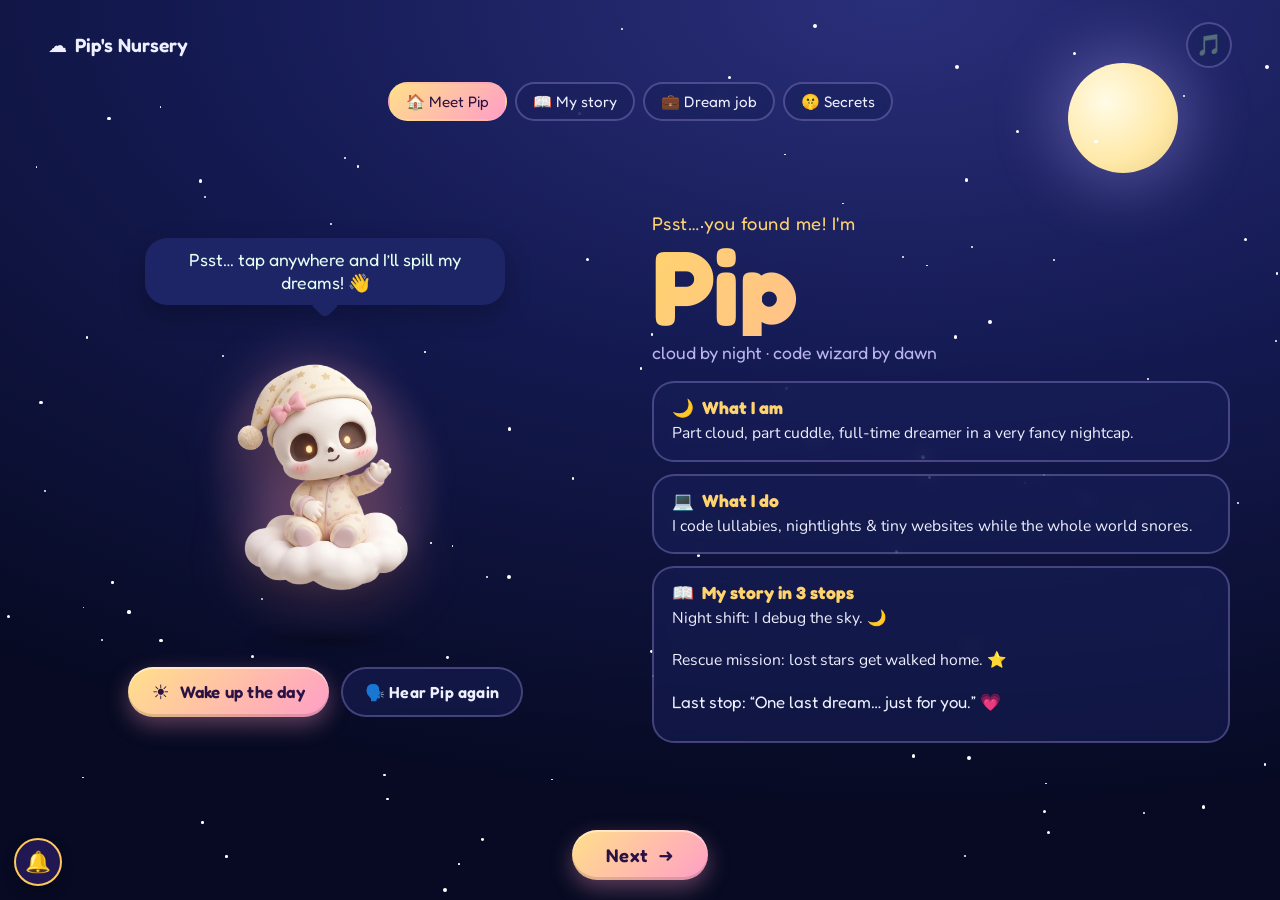
<file: index.html>
<!DOCTYPE html>
<html lang="en" data-theme="night">
<head>
  <meta charset="UTF-8" />
  <meta name="viewport" content="width=device-width, initial-scale=1, viewport-fit=cover" />

  <title>Pip the Dream Developer ✦ Baby's First Portfolio</title>

  <link rel="preconnect" href="https://fonts.googleapis.com" />
  <link rel="preconnect" href="https://fonts.gstatic.com" crossorigin />
  <link
    href="https://fonts.googleapis.com/css2?family=Fredoka:wght@400;500;600;700&family=Nunito:wght@400;600;700&display=swap"
    rel="stylesheet"
  />

  <link rel="stylesheet" href="./style.css" />

  <style>
    .eye,
    .wave-emoji { display: none !important; }

    /* Keep the game cards clickable */
    .game-list,
    .game-card,
    .arcade,
    .game-row {
      position: relative;
      z-index: 40;
      pointer-events: auto;
    }
  </style>
  <link rel="stylesheet" href="./immersion.css" />
  <script src="./immersion.js" defer></script>
</head>

<body>

  <!-- Background skies -->
  <div class="sky sky-night" aria-hidden="true"></div>
  <div class="sky sky-day" aria-hidden="true"></div>

  <div class="celestial" aria-hidden="true">
    <span class="orb"></span>
  </div>

  <div class="stars" id="stars" aria-hidden="true"></div>
  <canvas id="shower" aria-hidden="true"></canvas>


  <!-- ================= PAGE 1: INTRODUCTION ================= -->
  <main class="page page-intro active" id="page1">

    <header class="topbar">
      <div class="brand">☁️ <span>Pip's Nursery</span></div>

      <div class="top-actions">
        <button class="icon-btn" id="musicBtn" aria-pressed="true" aria-label="Mute music" title="Music on / off">
          <span class="ico-on">🎵</span>
          <span class="ico-off">🔇</span>
        </button>
      </div>
    </header>
    

    <!-- Quick navigation -->
    <nav class="navbar" aria-label="Quick navigation">
      <button class="nav-link active" data-nav="meet">🏠 Meet Pip</button>
      <button class="nav-link" data-nav="story">📖 My story</button>
      <button class="nav-link" data-nav="dream">💼 Dream job</button>
      <button class="nav-link" data-nav="secrets">🤫 Secrets</button>
    </nav>


    <section class="hero">

      <!-- Pip character stage -->
      <div class="stage">

        <div class="bubble" id="bubble" aria-live="polite">
          <span id="bubbleText">Psst… tap anywhere and I'll spill my dreams! 👋</span>
        </div>

        <div class="pip-wrap" id="pipWrap">
          <div class="halo" aria-hidden="true"></div>

          <div class="pip3d" id="pip3d">
            <div class="pip-body" id="pipBody">
              <img class="pip-img pip-night" src="./assests/pip.png" alt="Pip, your cloud companion" />
              <img class="pip-img pip-day" src="./assests/pip.png" alt="Pip, your cloud companion" />

              <span class="eye eye-l" aria-hidden="true"></span>
              <span class="eye eye-r" aria-hidden="true"></span>
              <span class="wave-emoji" aria-hidden="true">👋</span>
            </div>

            <div class="particles" id="particles" aria-hidden="true"></div>
          </div>

          <div class="ground-shadow" aria-hidden="true"></div>
        </div>


        <!-- Character controls -->
        <div class="stage-actions">
          <button class="btn btn-theme" id="themeBtn" aria-label="Switch between night and day">
            <span class="theme-ico">☀️</span>
            <span class="theme-label">Wake up the day</span>
          </button>

          <button class="btn btn-ghost" id="replayBtn" aria-label="Hear Pip's story again">
            🗣️ Hear Pip again
          </button>
        </div>

      </div>


      <!-- Introduction text -->
      <div class="copy">

        <p class="eyebrow">Psst… you found me! I'm</p>

        <h1 class="name">Pip</h1>

        <p class="role">cloud by night · code wizard by dawn</p>

        <div class="cards">

          <article class="card">
            <h2><span>🌙</span> What I am</h2>
            <p>Part cloud, part cuddle, full-time dreamer in a very fancy nightcap.</p>
          </article>

          <article class="card">
            <h2><span>💻</span> What I do</h2>
            <p>I code lullabies, nightlights &amp; tiny websites while the whole world snores.</p>
          </article>

          <article class="card card-story" id="storyCard">
            <h2><span>📖</span> My story in 3 stops</h2>
            <div class="story" id="story" aria-live="polite"></div>
          </article>

        </div>

      </div>

    </section>


    <footer class="bottom">
      <button class="btn btn-next" id="nextBtn">
        Next <span aria-hidden="true">➜</span>
      </button>
    </footer>

  </main>



  <!-- ================= PAGE 2: MENU + GAMES ================= -->
  <main class="page page-menu" id="page2" aria-hidden="true">

    <header class="topbar">
      <div class="brand">☁️ <span>Pip's Nursery</span></div>

      <div class="top-actions">
        <button class="icon-btn" id="menuBtn" aria-expanded="false" aria-controls="menuPanel" aria-label="Open menu">
          <span class="burger"><i></i><i></i><i></i></span>
        </button>
      </div>
    </header>

    <!-- Quick navigation -->
    <nav class="navbar" aria-label="Quick navigation">
      <button class="nav-link" data-nav="meet">🏠 Meet Pip</button>
      <button class="nav-link" data-nav="story">📖 My story</button>
      <button class="nav-link active" data-nav="dream">💼 Dream job</button>
      <button class="nav-link" data-nav="secrets">🤫 Secrets</button>
    </nav>


    <!-- Navigation menu -->
    <nav class="menu-panel" id="menuPanel" aria-label="Main menu">

      <button class="menu-link" data-go="home">🏠 Home <small>back to Pip</small></button>
      <button class="menu-link" data-soon="About Pip">🌙 About Pip</button>
      <button class="menu-link" data-soon="Projects">🛠️ Projects</button>
      <button class="menu-link" data-soon="Story">📖 Story</button>
      <button class="menu-link" data-soon="Guestbook">💌 Guestbook</button>

      <div class="menu-theme">
        <span>Theme</span>
        <div class="seg" role="group" aria-label="Theme">
          <button class="seg-btn" data-theme-set="night" aria-pressed="true">🌙 Night</button>
          <button class="seg-btn" data-theme-set="day" aria-pressed="false">☀️ Day</button>
        </div>
      </div>

    </nav>



    <!-- Dream job section -->
    <section class="menu-hero" id="dreamTop">

      <img class="mini-pip-static" src="./assests/2nd_page_pip.png" alt="Pip at work" />

      <h2>Pip's dream job 💼</h2>
      <p>What I get up to while you're snoring ✨</p>


      <!-- Two games in one box -->
      <div class="arcade">
        <h3 class="arcade-title">🕹️ Dreamland Arcade</h3>

        <a class="game-row" href="./games/lantern_game/index.html">
          <span class="game-ico">🏮</span>
          <strong>Lantern Lights Out</strong>
          <small>Light up the night with Pip</small>
        </a>

        <a class="game-row" href="./games/star_collection_game/index.html">
          <span class="game-ico">⭐</span>
          <strong>Starcatcher Rush</strong>
          <small>Catch every falling star</small>
        </a>
      </div>


      <div class="game-list">

        <!-- PROJECT 3: NIGHTLIGHT COLLECTION -->
        <a class="game-card" href="./games/nightlight_collection/index.html">
          <span class="game-ico">💡</span>
          <strong>Nightlight Collection</strong>
          <small>Tap glowing lamps and lanterns Pip designed</small>
        </a>

        <!-- PROJECT 4: DREAM DELIVERY ROUTES -->
        <a class="game-card" href="./games/dream_routes/index.html">
          <span class="game-ico">🗺️</span>
          <strong>Dream Delivery Routes</strong>
          <small>Plan Pip's rooftop route across town</small>
        </a>

        <!--lullaby lab-->

        <a class="game-card" href="games/lullaby_lab/index.html">
    <span class="game-ico">🎶</span>
    <strong>The Lullaby Lab</strong>
    <small>Wind the music box and hear Pip hum</small>
         </a>


         <!--easter egg-->

         <a class="game-card" href="games/secret_lullaby/index.html">
       <span class="game-ico">🥚</span>
  <strong>Pip's Secret Lullaby</strong>
  <small>Find the secret star and open the doors</small>
</a>

        

      </div>

    </section>


    <!-- Little secrets -->
    <section class="secrets" id="secrets">
      <h3>🤫 Little secrets about me</h3>
      <p class="secret-hint">swipe or scroll sideways ➜</p>

      <div class="secret-track">
        <article class="secret">
          <span class="secret-ico">👁️</span>
          <p>I sleep with one eye open. The blink? Totally a feature.</p>
        </article>
        <article class="secret">
          <span class="secret-ico">🍪</span>
          <p>I'm 90% cloud and 10% cookie crumbs.</p>
        </article>
        <article class="secret">
          <span class="secret-ico">🐛</span>
          <p>My favourite bug is the one that turned into a lullaby.</p>
        </article>
        <article class="secret">
          <span class="secret-ico">🐑</span>
          <p>I count stars instead of sheep… and always lose count at seven.</p>
        </article>
        <article class="secret">
          <span class="secret-ico">🔦</span>
          <p>I'm a tiny bit scared of the dark. That's why I carry a nightlight.</p>
        </article>
      </div>
    </section>

  </main>



  <!-- Notification toast -->
  <div class="toast" id="toast" role="status"></div>

  <!-- Main website JavaScript -->
  <script src="./script.js"></script>

  <!-- Pip blinking animation -->
  <script>
    const PIP_OPEN = "./assests/pip.png";
    const PIP_BLINK = "./assests/pip_blink_final.png";

    const blinkPreload = new Image();
    blinkPreload.src = PIP_BLINK;

    const allPipImages = document.querySelectorAll(".pip-img");

    function blinkPip() {
      allPipImages.forEach((img) => { img.src = PIP_BLINK; });
      setTimeout(() => {
        allPipImages.forEach((img) => { img.src = PIP_OPEN; });
      }, 180);
    }

    function scheduleBlink() {
      setTimeout(() => {
        blinkPip();
        scheduleBlink();
      }, 2500 + Math.random() * 2500);
    }

    scheduleBlink();
  </script>

</body>
</html>
</file>
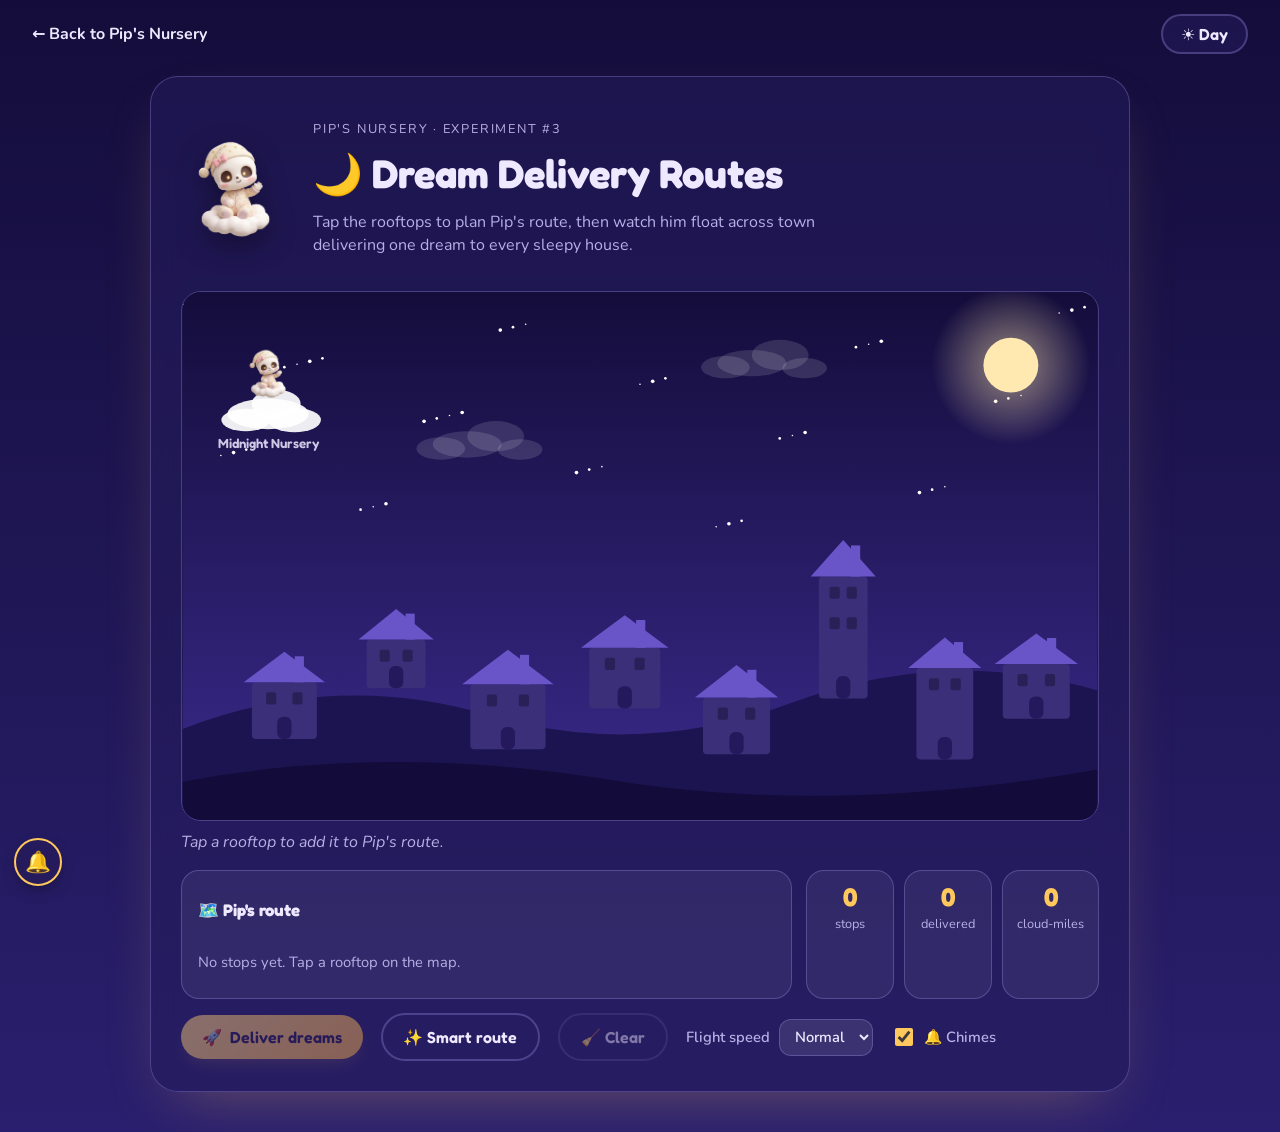
<file: dream_routes/index.html>
<!DOCTYPE html>
<html lang="en" data-theme="night">
<head>
    <link rel="stylesheet" href="../../immersion.css" />
<script src="../../immersion.js" defer></script>
  <meta charset="UTF-8" />
  <meta name="viewport" content="width=device-width, initial-scale=1" />
  <title>Dream Delivery Routes · Pip's Nursery</title>

  <link rel="preconnect" href="https://fonts.googleapis.com" />
  <link rel="preconnect" href="https://fonts.gstatic.com" crossorigin />
  <link href="https://fonts.googleapis.com/css2?family=Fredoka:wght@400;500;600;700&family=Nunito:wght@400;600;700&display=swap" rel="stylesheet" />

  <link rel="stylesheet" href="./style.css" />

  <!-- Page-level colors that the Dream Routes CSS expects from the main site -->
  <style>
    :root {
      --font-head: "Fredoka", system-ui, sans-serif;
      --font-body: "Nunito", system-ui, sans-serif;
    }
    html[data-theme="night"] {
      --text: #efe9ff; --muted: #b9afe6;
      --card: rgba(38, 28, 92, .55); --card-border: rgba(185, 164, 255, .28);
      --accent: #ffc85c; --accent-2: #b9a4ff; --glow: rgba(255, 200, 92, .35);
      --bubble-bg: #2e2266; --bubble-text: #fff3d6;
    }
    html[data-theme="day"] {
      --text: #3a2213; --muted: #7a5a40;
      --card: rgba(255, 255, 255, .6); --card-border: rgba(122, 46, 10, .25);
      --accent: #c2410c; --accent-2: #c2501c; --glow: rgba(194, 80, 28, .3);
      --bubble-bg: #fff3d6; --bubble-text: #3a2213;
    }
    * { box-sizing: border-box; }
    body {
      margin: 0; min-height: 100vh;
      font-family: var(--font-body); color: var(--text);
      background: linear-gradient(180deg, #140d3b, #2a1f6e);
      transition: background .6s;
    }
    html[data-theme="day"] body { background: linear-gradient(180deg, #ffe3b0, #ffc27a); }

    .dr-page-header {
      display: flex; justify-content: space-between; align-items: center;
      flex-wrap: wrap; gap: 12px; padding: 14px clamp(14px, 4vw, 32px);
    }
    .dr-back { color: var(--text); font-weight: 700; text-decoration: none; }
    .dr-back:hover { text-decoration: underline wavy; text-underline-offset: 6px; }
    .dr-theme-btn {
      font: 600 1rem var(--font-head); cursor: pointer; color: var(--text);
      background: var(--card); border: 2px solid var(--card-border);
      border-radius: 999px; padding: .5rem 1.1rem;
    }
    .dr-page-main { padding: 8px clamp(10px, 3vw, 24px) 40px; }
  </style>

  <script src="./script.js" defer></script>
</head>

<body>

  <header class="dr-page-header">
    <a class="dr-back" href="../../index.html">← Back to Pip's Nursery</a>
    <button class="dr-theme-btn" id="drThemeBtn" type="button">☀️ Day</button>
  </header>

  <main class="dr-page-main">

    <!-- ===================== DREAM DELIVERY ROUTES ===================== -->
    <section class="dream-routes" id="dreamRoutes" aria-labelledby="drTitle">

      <header class="dr-head">
        <div class="dr-pip" aria-hidden="true">
          <img class="dr-pip-img dr-pip-night" src="../../assests/pip.png" alt="" />
          <img class="dr-pip-img dr-pip-day" src="../../assests/pip.png" alt="" />
        </div>
        <div class="dr-head-text">
          <p class="dr-eyebrow">Pip's Nursery · Experiment #3</p>
          <h2 id="drTitle">🌙 Dream Delivery Routes</h2>
          <p class="dr-sub">Tap the rooftops to plan Pip's route, then watch him float across town delivering one dream to every sleepy house.</p>
        </div>
      </header>

      <div class="dr-wrap" id="drWrap">
        <svg id="drMap" class="dr-map" viewBox="0 0 900 520" role="group"
             aria-label="Rooftop map of the sleepy town. Choose rooftops to plan Pip's delivery route."></svg>
        <div class="dr-bubble" id="drBubble" role="status"></div>
      </div>
      <p class="dr-info" id="drInfo" aria-live="polite">Tap a rooftop to add it to Pip's route.</p>

      <div class="dr-panel">
        <div class="dr-route-box">
          <h3>🗺️ Pip's route</h3>
          <ol class="dr-list" id="drList"></ol>
          <p class="dr-empty" id="drEmpty">No stops yet. Tap a rooftop on the map.</p>
        </div>
        <div class="dr-stats" aria-live="polite">
          <div><b id="drStatStops">0</b><span>stops</span></div>
          <div><b id="drStatDone">0</b><span>delivered</span></div>
          <div><b id="drStatMiles">0</b><span>cloud-miles</span></div>
        </div>
      </div>

      <div class="dr-controls">
        <button class="dr-btn dr-go" id="drDeliver" type="button" aria-pressed="false">
          <span class="dr-go-ico" aria-hidden="true">🚀</span><span class="dr-go-label">Deliver dreams</span>
        </button>
        <button class="dr-btn dr-ghost" id="drSmart" type="button">✨ Smart route</button>
        <button class="dr-btn dr-ghost" id="drClear" type="button">🧹 Clear</button>

        <label class="dr-field">Flight speed
          <select id="drSpeed">
            <option value="cozy">Cozy</option>
            <option value="normal" selected>Normal</option>
            <option value="zoom">Zoom</option>
          </select>
        </label>
        <label class="dr-check"><input type="checkbox" id="drChime" checked /> 🔔 Chimes</label>
      </div>

    </section>
    <!-- ===================== /DREAM DELIVERY ROUTES ===================== -->

  </main>

  <script>
    // Day / night toggle (your Dream Routes script watches data-theme)
    (function () {
      var html = document.documentElement;
      var btn = document.getElementById("drThemeBtn");
      btn.addEventListener("click", function () {
        var toDay = html.getAttribute("data-theme") === "night";
        html.setAttribute("data-theme", toDay ? "day" : "night");
        btn.textContent = toDay ? "🌙 Night" : "☀️ Day";
      });
    })();
  </script>

</body>
</html>
</file>
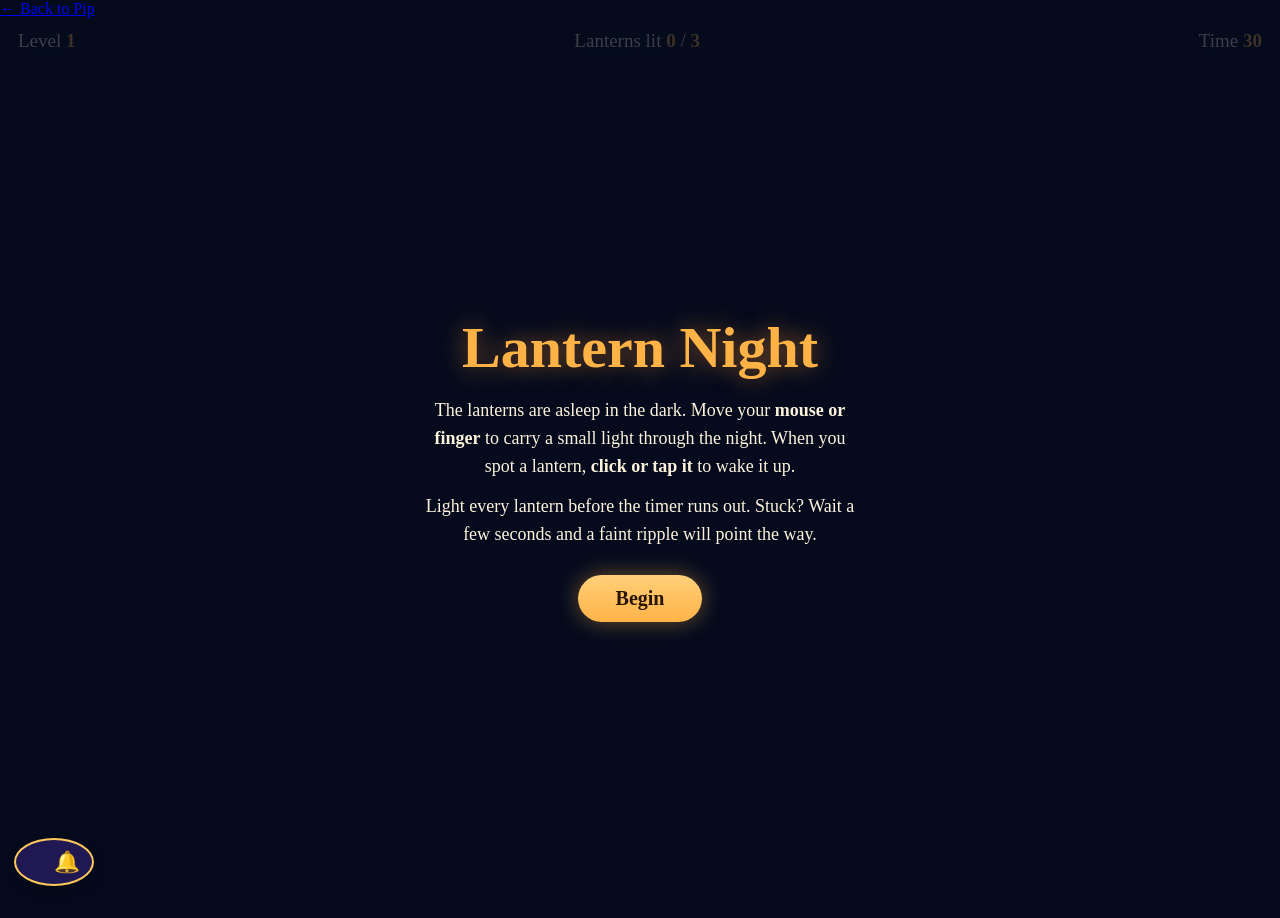
<file: lantern_game/index.html>
<!DOCTYPE html>
<html lang="en">
<head>
  <meta charset="utf-8">
  <meta name="viewport" content="width=device-width, initial-scale=1" />
  <title>Lantern Night</title>
  <link rel="stylesheet" href="style.css">
  <link rel="stylesheet" href="../../immersion.css" />
<script src="../../immersion.js" defer></script>
</head>
<body>
  <a href="../../index.html">← Back to Pip</a>
  <div id="wrap">
    <canvas id="c"></canvas>
    <div id="hud">
      <span>Level <b id="lv">1</b></span>
      <span>Lanterns lit <b id="lit">0</b> / <b id="tot">3</b></span>
      <span>Time <b id="tm">30</b></span>
    </div>
    <div id="panel">
      <h1 id="pt">Lantern Night</h1>
      <p id="pm">The lanterns are asleep in the dark. Move your <b>mouse or finger</b> to carry a small light through the night. When you spot a lantern, <b>click or tap it</b> to wake it up.</p>
      <p>Light every lantern before the timer runs out. Stuck? Wait a few seconds and a faint ripple will point the way.</p>
      <button id="go">Begin</button>
    </div>
  </div>
  <script src="script.js"></script>
</body>
</html>
</file>
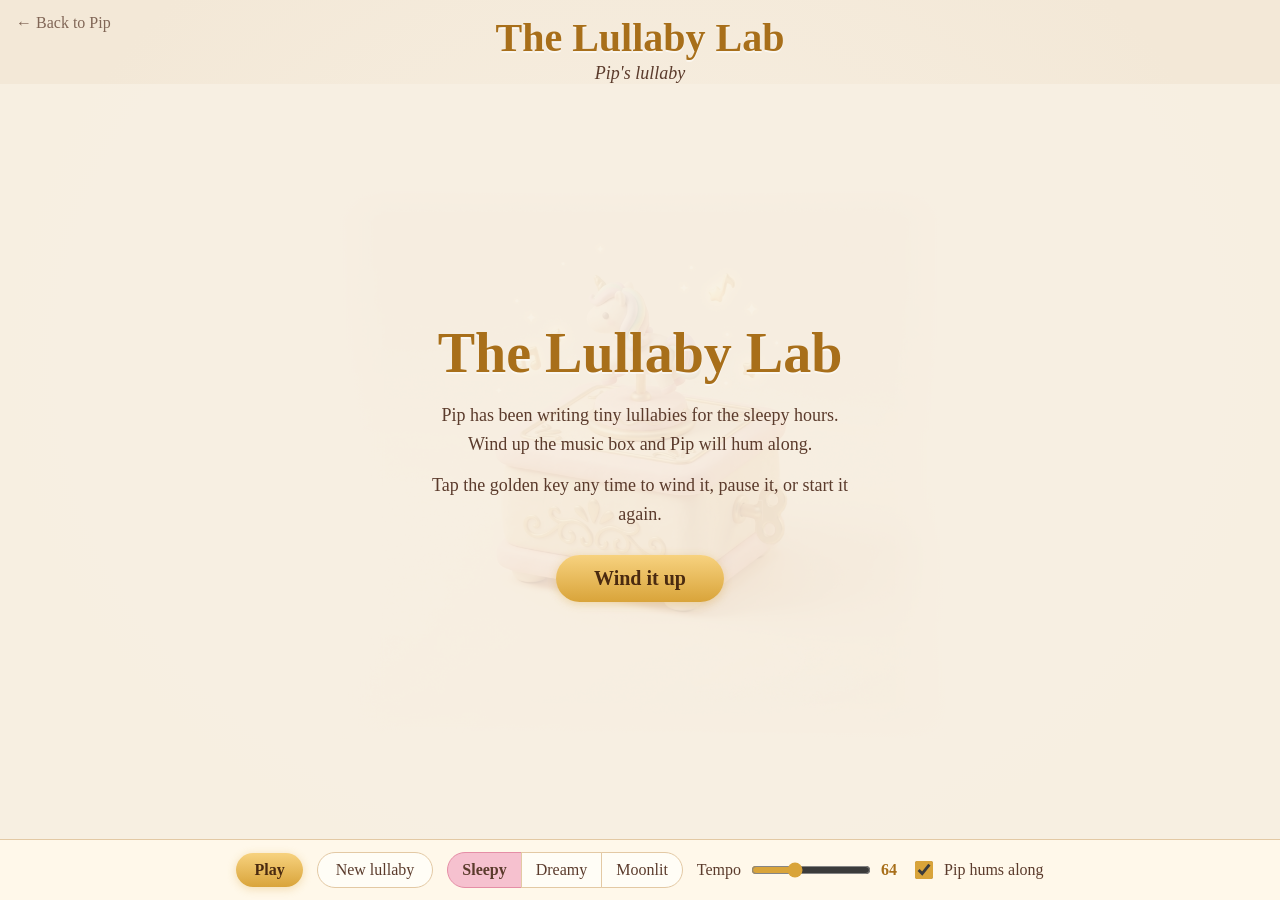
<file: lullaby_lab/index.html>
<!DOCTYPE html>
<html lang="en">
<head>
  <meta charset="utf-8">
  <meta name="viewport" content="width=device-width, initial-scale=1" />
  <title>The Lullaby Lab</title>
  <link rel="stylesheet" href="style.css">
</head>
<body>
  <header id="top">
    <a id="back" href="../../index.html">← Back to Pip</a>
    <h1>The Lullaby Lab</h1>
    <p id="song">Pip's lullaby</p>
  </header>

  <main id="stage">
    <!-- Music box: the picture has no key; the golden key is its own piece so it can turn -->
    <div id="box">
      <img id="boxImg" src="pip_lullaby_box_nokey.png" alt="A pink and cream music box with a little unicorn on top">
      <button id="key" aria-label="Wind the music box key"><img src="pip_lullaby_key.png" alt=""></button>
    </div>

    <canvas id="fx" aria-hidden="true"></canvas>

    <div id="panel">
      <h2>The Lullaby Lab</h2>
      <p>Pip has been writing tiny lullabies for the sleepy hours. Wind up the music box and Pip will hum along.</p>
      <p>Tap the golden key any time to wind it, pause it, or start it again.</p>
      <button id="go" class="main">Wind it up</button>
    </div>
  </main>

  <div id="bar">
    <button id="play" class="main">Play</button>
    <button id="new">New lullaby</button>

    <div class="moods" role="group" aria-label="Mood">
      <button data-m="sleepy" aria-pressed="true">Sleepy</button>
      <button data-m="dreamy" aria-pressed="false">Dreamy</button>
      <button data-m="moonlit" aria-pressed="false">Moonlit</button>
    </div>

    <label class="tempo">Tempo
      <input id="bpm" type="range" min="40" max="110" value="64">
      <output id="bpmv">64</output>
    </label>

    <label class="chk"><input type="checkbox" id="hum" checked> Pip hums along</label>
  </div>

  <script src="script.js"></script>
</body>
</html>
</file>
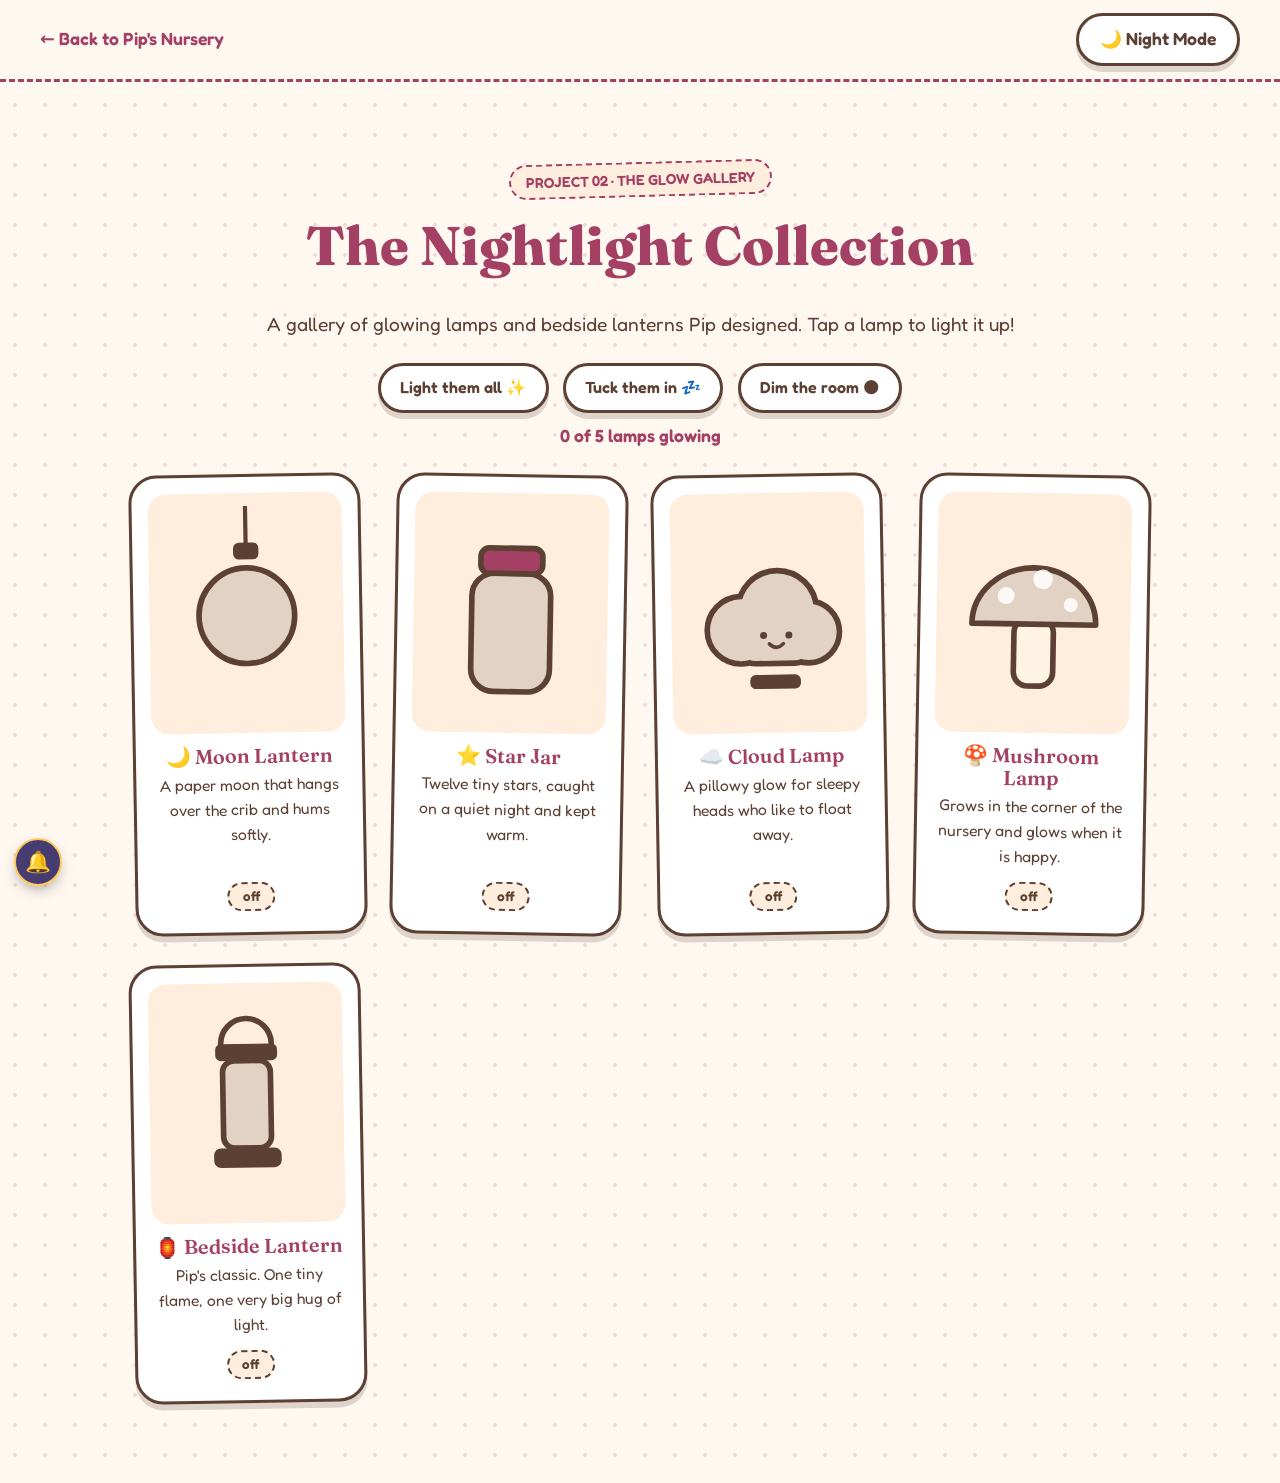
<file: nightlight_collection/index.html>
<!DOCTYPE html>
<html lang="en">
<head>
    <meta charset="UTF-8">
   <meta name="viewport" content="width=device-width, initial-scale=1" />
    <title>The Nightlight Collection · Pip's Dream Nursery</title>
    <link rel="stylesheet" href="style.css">
    <script src="script.js" defer></script>
    <link rel="stylesheet" href="../../immersion.css" />
    <script src="../../immersion.js" defer></script>
</head>
<body class="day-mode">

    <header class="nl-header">
        <a href="../../index.html" class="nl-back">← Back to Pip's Nursery</a>
        <button type="button" id="nl-theme" class="secondary-button">🌙 Night Mode</button>
    </header>

    <main>
        <section id="nightlights" class="nightlights-section">

            <p class="eyebrow">PROJECT 02 · THE GLOW GALLERY</p>

            <h2>The Nightlight Collection</h2>

            <p class="section-description">
                A gallery of glowing lamps and bedside lanterns Pip designed.
                Tap a lamp to light it up!
            </p>

            <div class="lamp-controls">
                <button type="button" class="secondary-button" id="lamps-all-on">Light them all ✨</button>
                <button type="button" class="secondary-button" id="lamps-all-off">Tuck them in 💤</button>
                <button type="button" class="secondary-button" id="lamps-dark-toggle" aria-pressed="false">Dim the room 🌑</button>
            </div>

            <p class="lamp-count" id="lamp-count" aria-live="polite">0 of 5 lamps glowing</p>

            <div class="lamp-gallery">

                <!-- 1. Moon Lantern -->
                <article class="lamp-card" style="--lamp:#ffd166">
                    <button type="button" class="lamp-button" aria-pressed="false" aria-label="Toggle the Moon Lantern">
                        <span class="lamp-stage">
                            <svg class="lamp-svg" viewBox="0 0 120 150" aria-hidden="true">
                                <line x1="60" y1="0" x2="60" y2="30" stroke="currentColor" stroke-width="3"/>
                                <circle class="lamp-halo" cx="60" cy="78" r="50"/>
                                <rect x="51" y="26" width="18" height="12" rx="4" fill="currentColor"/>
                                <circle class="lamp-body" cx="60" cy="78" r="34" stroke="currentColor" stroke-width="4"/>
                                <path d="M70 58 A20 20 0 1 0 70 98 A15 15 0 1 1 70 58 Z" fill="currentColor" opacity=".28"/>
                                <circle class="lamp-spark" cx="82" cy="62" r="3"/>
                            </svg>
                        </span>
                    </button>
                    <h3>🌙 Moon Lantern</h3>
                    <p>A paper moon that hangs over the crib and hums softly.</p>
                    <span class="lamp-status">off</span>
                </article>

                <!-- 2. Star Jar -->
                <article class="lamp-card" style="--lamp:#ffe9a8">
                    <button type="button" class="lamp-button" aria-pressed="false" aria-label="Toggle the Star Jar">
                        <span class="lamp-stage">
                            <svg class="lamp-svg" viewBox="0 0 120 150" aria-hidden="true">
                                <circle class="lamp-halo" cx="60" cy="90" r="54"/>
                                <rect class="lamp-body" x="32" y="48" width="56" height="84" rx="16" stroke="currentColor" stroke-width="4"/>
                                <rect x="38" y="30" width="44" height="18" rx="6" fill="#a34063" stroke="currentColor" stroke-width="4"/>
                                <text class="lamp-spark" x="60" y="84" text-anchor="middle" font-size="24">★</text>
                                <text class="lamp-spark" x="46" y="112" text-anchor="middle" font-size="16">★</text>
                                <text class="lamp-spark" x="74" y="116" text-anchor="middle" font-size="18">★</text>
                            </svg>
                        </span>
                    </button>
                    <h3>⭐ Star Jar</h3>
                    <p>Twelve tiny stars, caught on a quiet night and kept warm.</p>
                    <span class="lamp-status">off</span>
                </article>

                <!-- 3. Cloud Lamp -->
                <article class="lamp-card" style="--lamp:#ffb3d1">
                    <button type="button" class="lamp-button" aria-pressed="false" aria-label="Toggle the Cloud Lamp">
                        <span class="lamp-stage">
                            <svg class="lamp-svg" viewBox="0 0 120 150" aria-hidden="true">
                                <circle class="lamp-halo" cx="62" cy="82" r="54"/>
                                <g fill="currentColor" stroke="currentColor" stroke-width="8" stroke-linejoin="round">
                                    <circle cx="40" cy="88" r="22"/>
                                    <circle cx="66" cy="74" r="26"/>
                                    <circle cx="88" cy="90" r="20"/>
                                    <rect x="40" y="88" width="48" height="22" rx="10"/>
                                </g>
                                <g class="lamp-body">
                                    <circle cx="40" cy="88" r="22"/>
                                    <circle cx="66" cy="74" r="26"/>
                                    <circle cx="88" cy="90" r="20"/>
                                    <rect x="40" y="88" width="48" height="22" rx="10"/>
                                </g>
                                <circle cx="56" cy="92" r="2.5" fill="currentColor"/>
                                <circle cx="74" cy="92" r="2.5" fill="currentColor"/>
                                <path d="M60 98 q5 5 10 0" fill="none" stroke="currentColor" stroke-width="2.5" stroke-linecap="round"/>
                                <rect x="46" y="120" width="36" height="10" rx="4" fill="currentColor"/>
                            </svg>
                        </span>
                    </button>
                    <h3>☁️ Cloud Lamp</h3>
                    <p>A pillowy glow for sleepy heads who like to float away.</p>
                    <span class="lamp-status">off</span>
                </article>

                <!-- 4. Mushroom Lamp -->
                <article class="lamp-card" style="--lamp:#ff9e7a">
                    <button type="button" class="lamp-button" aria-pressed="false" aria-label="Toggle the Mushroom Lamp">
                        <span class="lamp-stage">
                            <svg class="lamp-svg" viewBox="0 0 120 150" aria-hidden="true">
                                <circle class="lamp-halo" cx="60" cy="82" r="54"/>
                                <rect x="46" y="80" width="28" height="48" rx="10" fill="#fff3e3" stroke="currentColor" stroke-width="4"/>
                                <path class="lamp-body" d="M16 84 A44 40 0 0 1 104 84 Z" stroke="currentColor" stroke-width="4" stroke-linejoin="round"/>
                                <circle cx="40" cy="64" r="6" fill="#fff" opacity=".85"/>
                                <circle cx="66" cy="52" r="7" fill="#fff" opacity=".85"/>
                                <circle cx="86" cy="70" r="5" fill="#fff" opacity=".85"/>
                            </svg>
                        </span>
                    </button>
                    <h3>🍄 Mushroom Lamp</h3>
                    <p>Grows in the corner of the nursery and glows when it is happy.</p>
                    <span class="lamp-status">off</span>
                </article>

                <!-- 5. Bedside Lantern -->
                <article class="lamp-card" style="--lamp:#ffb347">
                    <button type="button" class="lamp-button" aria-pressed="false" aria-label="Toggle the Bedside Lantern">
                        <span class="lamp-stage">
                            <svg class="lamp-svg" viewBox="0 0 120 150" aria-hidden="true">
                                <circle class="lamp-halo" cx="60" cy="78" r="52"/>
                                <path d="M42 34 A18 18 0 0 1 78 34" fill="none" stroke="currentColor" stroke-width="4" stroke-linecap="round"/>
                                <rect x="38" y="34" width="44" height="12" rx="4" fill="currentColor"/>
                                <rect class="lamp-body" x="43" y="46" width="34" height="62" rx="8" stroke="currentColor" stroke-width="4"/>
                                <path class="lamp-flame" d="M60 62 Q72 80 60 98 Q48 80 60 62 Z"/>
                                <rect x="36" y="108" width="48" height="14" rx="5" fill="currentColor"/>
                            </svg>
                        </span>
                    </button>
                    <h3>🏮 Bedside Lantern</h3>
                    <p>Pip's classic. One tiny flame, one very big hug of light.</p>
                    <span class="lamp-status">off</span>
                </article>

            </div>

            <p class="lamp-secret" id="lamp-secret" hidden>
                🌟 All five are glowing. Goodnight, little dreamers.
            </p>

        </section>
    </main>

</body>
</html>
</file>
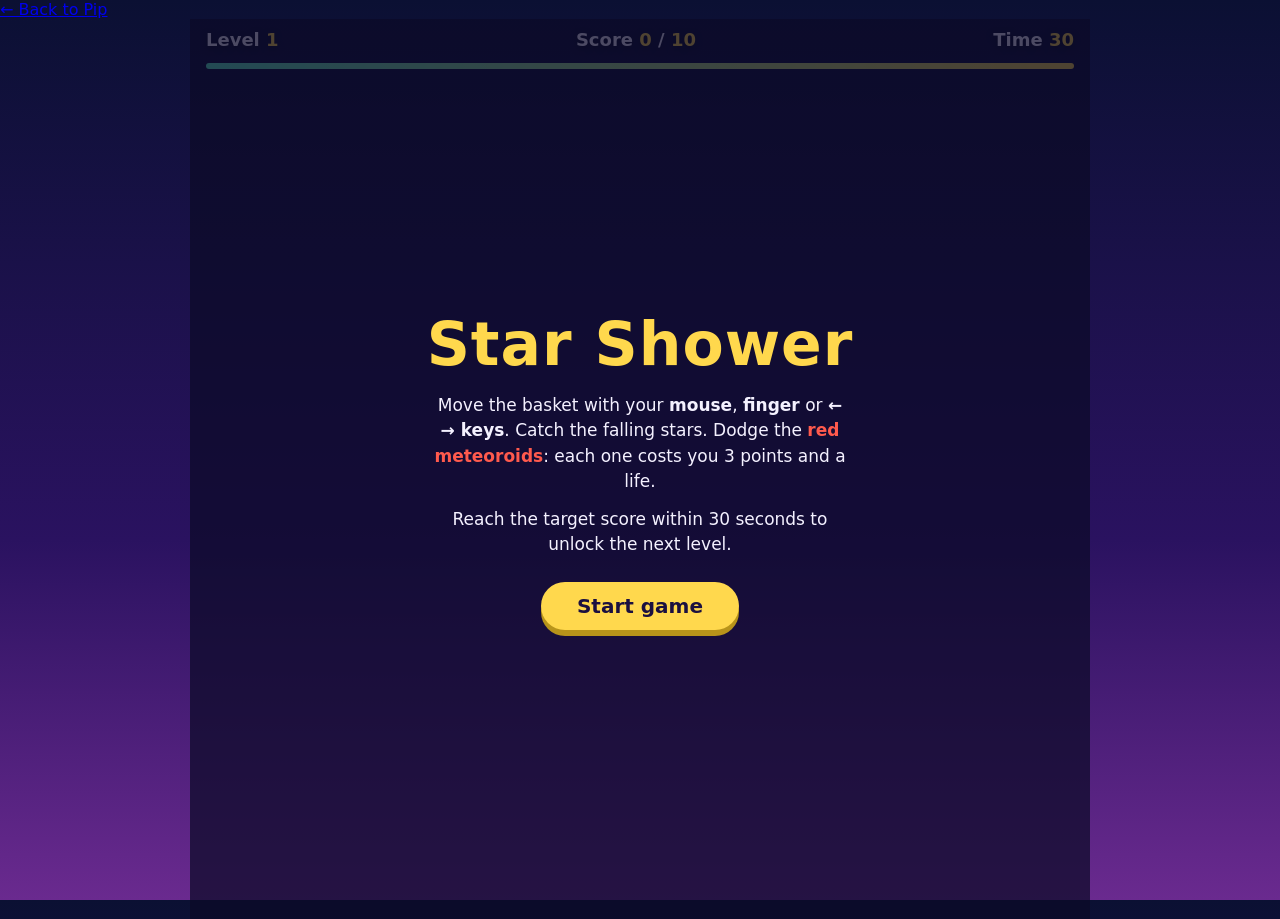
<file: star_collection_game/index.html>
<!DOCTYPE html>
<html lang="en">
<head>
  <meta charset="utf-8">
  <meta name="viewport" content="width=device-width, initial-scale=1" />
  <title>Star Shower</title>
  <link rel="stylesheet" href="style.css">
</head>
<body>
  <a href="../../index.html">← Back to Pip</a>
  <div id="wrap">
    <canvas id="c"></canvas>
    <div id="hud">
      <span>Level <b id="lv">1</b></span>
      <span>Score <b id="sc">0</b> / <b id="goal">10</b></span>
      <span>Time <b id="tm">30</b></span>
    </div>
    <div id="bar"><div id="fill"></div></div>
    <div id="panel">
      <h1 id="ptitle">Star Shower</h1>
      <p id="pmsg">Move the basket with your <b>mouse</b>, <b>finger</b> or <b>← → keys</b>. Catch the falling stars. Dodge the <span class="rock">red meteoroids</span>: each one costs you 3 points and a life.</p>
      <p>Reach the target score within 30 seconds to unlock the next level.</p>
      <button id="go">Start game</button>
    </div>
  </div>
  <script src="script.js"></script>
</body>
</html>
</file>
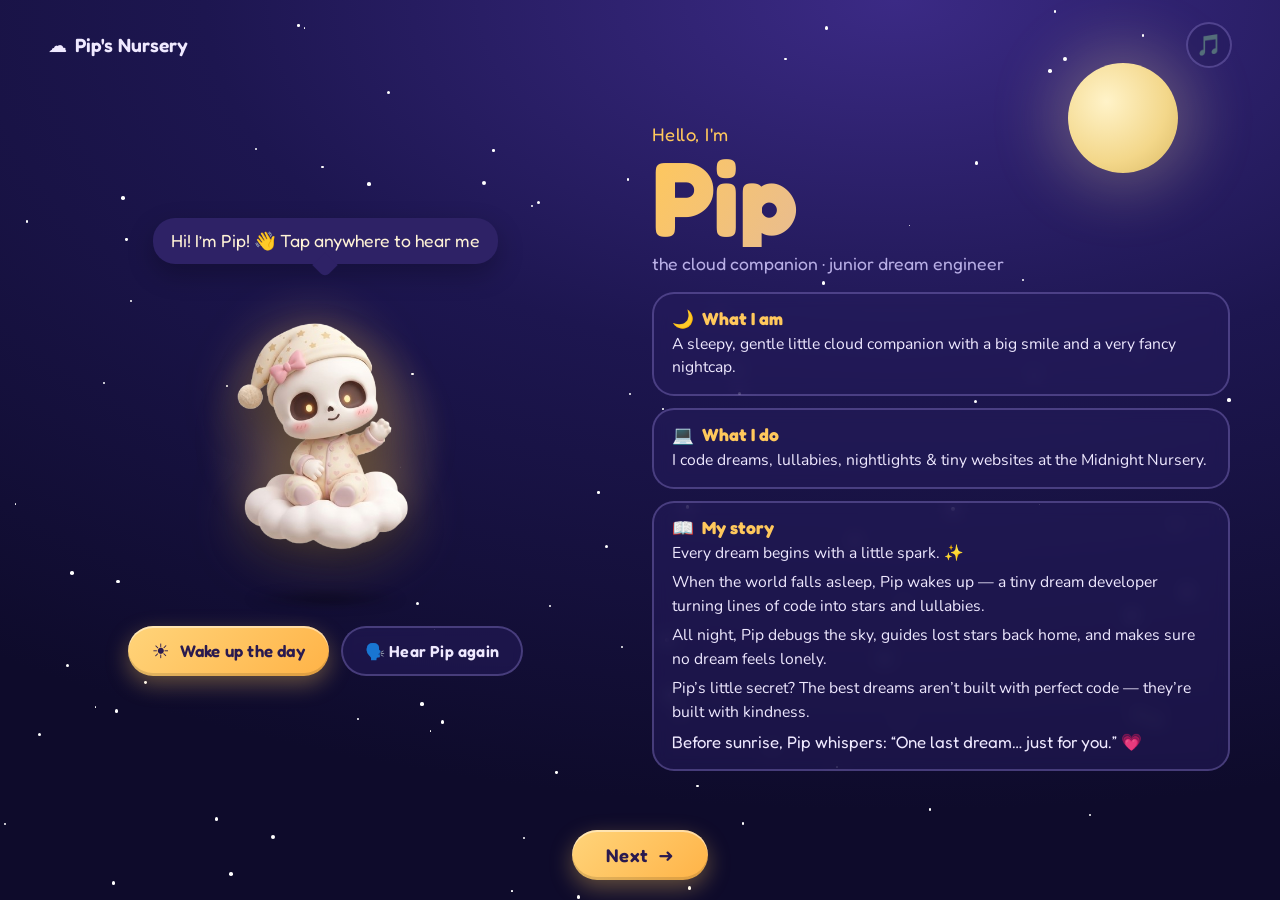
<file: trial pip/index.html>
<!DOCTYPE html>
<html lang="en" data-theme="night">
<head>
  <meta charset="UTF-8" />
  <meta name="viewport" content="width=device-width, initial-scale=1, viewport-fit=cover" />

  <title>Pip the Dream Developer ✦ Baby's First Portfolio</title>

  <link rel="preconnect" href="https://fonts.googleapis.com" />
  <link rel="preconnect" href="https://fonts.gstatic.com" crossorigin />

  <link
    href="https://fonts.googleapis.com/css2?family=Fredoka:wght@400;500;600;700&family=Nunito:wght@400;600;700&display=swap"
    rel="stylesheet"
  />

  <link rel="stylesheet" href="./style.css" />

  <!-- Keep the new Pip image instead of the old eyes and wave emoji -->
  <style>
    .eye,
    .wave-emoji {
      display: none !important;
    }

    /* Keep the game cards clickable */
    .game-list,
    .game-card {
      position: relative;
      z-index: 40;
      pointer-events: auto;
    }
  </style>
</head>

<body>

  <!-- Background skies -->
  <div class="sky sky-night" aria-hidden="true"></div>
  <div class="sky sky-day" aria-hidden="true"></div>

  <div class="celestial" aria-hidden="true">
    <span class="orb"></span>
  </div>

  <div class="stars" id="stars" aria-hidden="true"></div>
  <canvas id="shower" aria-hidden="true"></canvas>


  <!-- ================= PAGE 1: INTRODUCTION ================= -->

  <main class="page page-intro active" id="page1">

    <header class="topbar">
      <div class="brand">
        ☁️ <span>Pip's Nursery</span>
      </div>

      <div class="top-actions">
        <button
          class="icon-btn"
          id="musicBtn"
          aria-pressed="true"
          aria-label="Mute music"
          title="Music on / off"
        >
          <span class="ico-on">🎵</span>
          <span class="ico-off">🔇</span>
        </button>
      </div>
    </header>


    <section class="hero">

      <!-- Pip character stage -->
      <div class="stage">

        <div class="bubble" id="bubble" aria-live="polite">
          <span id="bubbleText">Hi! I'm Pip! 👋</span>
        </div>

        <div class="pip-wrap" id="pipWrap">

          <div class="halo" aria-hidden="true"></div>

          <div class="pip3d" id="pip3d">

            <div class="pip-body" id="pipBody">

              <img
                class="pip-img pip-night"
                src="./assests/pip.png"
                alt="Pip, your cloud companion"
              />

              <img
                class="pip-img pip-day"
                src="./assests/pip.png"
                alt="Pip, your cloud companion"
              />

              <span class="eye eye-l" aria-hidden="true"></span>
              <span class="eye eye-r" aria-hidden="true"></span>

              <span class="wave-emoji" aria-hidden="true">👋</span>

            </div>

            <div class="particles" id="particles" aria-hidden="true"></div>

          </div>

          <div class="ground-shadow" aria-hidden="true"></div>

        </div>


        <!-- Character controls -->
        <div class="stage-actions">

          <button
            class="btn btn-theme"
            id="themeBtn"
            aria-label="Switch between night and day"
          >
            <span class="theme-ico">☀️</span>
            <span class="theme-label">Wake up the day</span>
          </button>

          <button
            class="btn btn-ghost"
            id="replayBtn"
            aria-label="Hear Pip's story again"
          >
            🗣️ Hear Pip again
          </button>

        </div>

      </div>


      <!-- Introduction text -->
      <div class="copy">

        <p class="eyebrow">Hello, I'm</p>

        <h1 class="name">Pip</h1>

        <p class="role">
          the cloud companion · junior dream engineer
        </p>


        <div class="cards">

          <article class="card">
            <h2><span>🌙</span> What I am</h2>

            <p>
              A sleepy, gentle little cloud companion with a big smile
              and a very fancy nightcap.
            </p>
          </article>


          <article class="card">
            <h2><span>💻</span> What I do</h2>

            <p>
              I code dreams, lullabies, nightlights &amp; tiny websites
              at the Midnight Nursery.
            </p>
          </article>


          <article class="card card-story">
            <h2><span>📖</span> My story</h2>

            <div class="story" id="story" aria-live="polite"></div>
          </article>

        </div>

      </div>

    </section>


    <footer class="bottom">
      <button class="btn btn-next" id="nextBtn">
        Next <span aria-hidden="true">➜</span>
      </button>
    </footer>

  </main>



  <!-- ================= PAGE 2: MENU + GAMES ================= -->

  <main class="page page-menu" id="page2" aria-hidden="true">

    <header class="topbar">

      <div class="brand">
        ☁️ <span>Pip's Nursery</span>
      </div>

      <div class="top-actions">

        <button
          class="icon-btn"
          id="menuBtn"
          aria-expanded="false"
          aria-controls="menuPanel"
          aria-label="Open menu"
        >
          <span class="burger">
            <i></i>
            <i></i>
            <i></i>
          </span>
        </button>

      </div>

    </header>


    <!-- Navigation menu -->
    <nav class="menu-panel" id="menuPanel" aria-label="Main menu">

      <button class="menu-link" data-go="home">
        🏠 Home <small>back to Pip</small>
      </button>

      <button class="menu-link" data-soon="About Pip">
        🌙 About Pip
      </button>

      <button class="menu-link" data-soon="Projects">
        🛠️ Projects
      </button>

      <button class="menu-link" data-soon="Story">
        📖 Story
      </button>

      <button class="menu-link" data-soon="Guestbook">
        💌 Guestbook
      </button>


      <div class="menu-theme">

        <span>Theme</span>

        <div class="seg" role="group" aria-label="Theme">

          <button
            class="seg-btn"
            data-theme-set="night"
            aria-pressed="true"
          >
            🌙 Night
          </button>

          <button
            class="seg-btn"
            data-theme-set="day"
            aria-pressed="false"
          >
            ☀️ Day
          </button>

        </div>

      </div>

    </nav>



    <!-- Games section -->
    <section class="menu-hero">

      <img
        class="mini-pip mini-night"
        src="./assests/pip.png"
        alt=""
      />

      <img
        class="mini-pip mini-day"
        src="./assests/pip.png"
        alt=""
      />


      <h2>Choose a game 🎮</h2>

      <p>Pick one and play with Pip!</p>


      <div class="game-list">

        <!-- GAME 1: LANTERN GAME -->
        <a
          class="game-card"
          href="./games/lantern_game/index.html"
        >
          <span class="game-ico">🏮</span>

          <strong>Lantern Game</strong>

          <small>Light up the night with Pip</small>
        </a>


        <!-- GAME 2: STAR COLLECTION GAME -->
        <a
          class="game-card"
          href="./games/star_collection_game/index.html"
        >
          <span class="game-ico">⭐</span>

          <strong>Star Collection Game</strong>

          <small>Catch as many stars as you can</small>
        </a>


         <!-- PROJECT 3: NIGHTLIGHT COLLECTION -->
        <a
          class="game-card"
          href="./games/nightlight_collection/index.html"
        >
          <span class="game-ico">💡</span>

          <strong>Nightlight Collection</strong>

          <small>Tap glowing lamps and lanterns Pip designed</small>
        </a>



          <!-- PROJECT 4: DREAM DELIVERY ROUTES -->
        <a
          class="game-card"
          href="./games/dream_routes/index.html"
        >
          <span class="game-ico">🗺️</span>

          <strong>Dream Delivery Routes</strong>

          <small>Plan Pip's rooftop route across town</small>
        </a>

      

      </div>

    </section>

  </main>



  <!-- Notification toast -->
  <div class="toast" id="toast" role="status"></div>



  <!-- Main website JavaScript -->
  <script src="./script.js"></script>



  <!-- Pip blinking animation -->
  <script>
    const PIP_OPEN = "./assests/pip.png";
    const PIP_BLINK = "./assests/pip_blink_final.png";

    // Preload the blinking image
    const blinkPreload = new Image();
    blinkPreload.src = PIP_BLINK;

    // Select all Pip images
    const allPipImages = document.querySelectorAll(
      ".pip-img, .mini-pip"
    );

    function blinkPip() {
      allPipImages.forEach((img) => {
        img.src = PIP_BLINK;
      });

      setTimeout(() => {
        allPipImages.forEach((img) => {
          img.src = PIP_OPEN;
        });
      }, 180);
    }

    function scheduleBlink() {
      setTimeout(() => {
        blinkPip();
        scheduleBlink();
      }, 2500 + Math.random() * 2500);
    }

    scheduleBlink();
  </script>

</body>
</html>
</file>
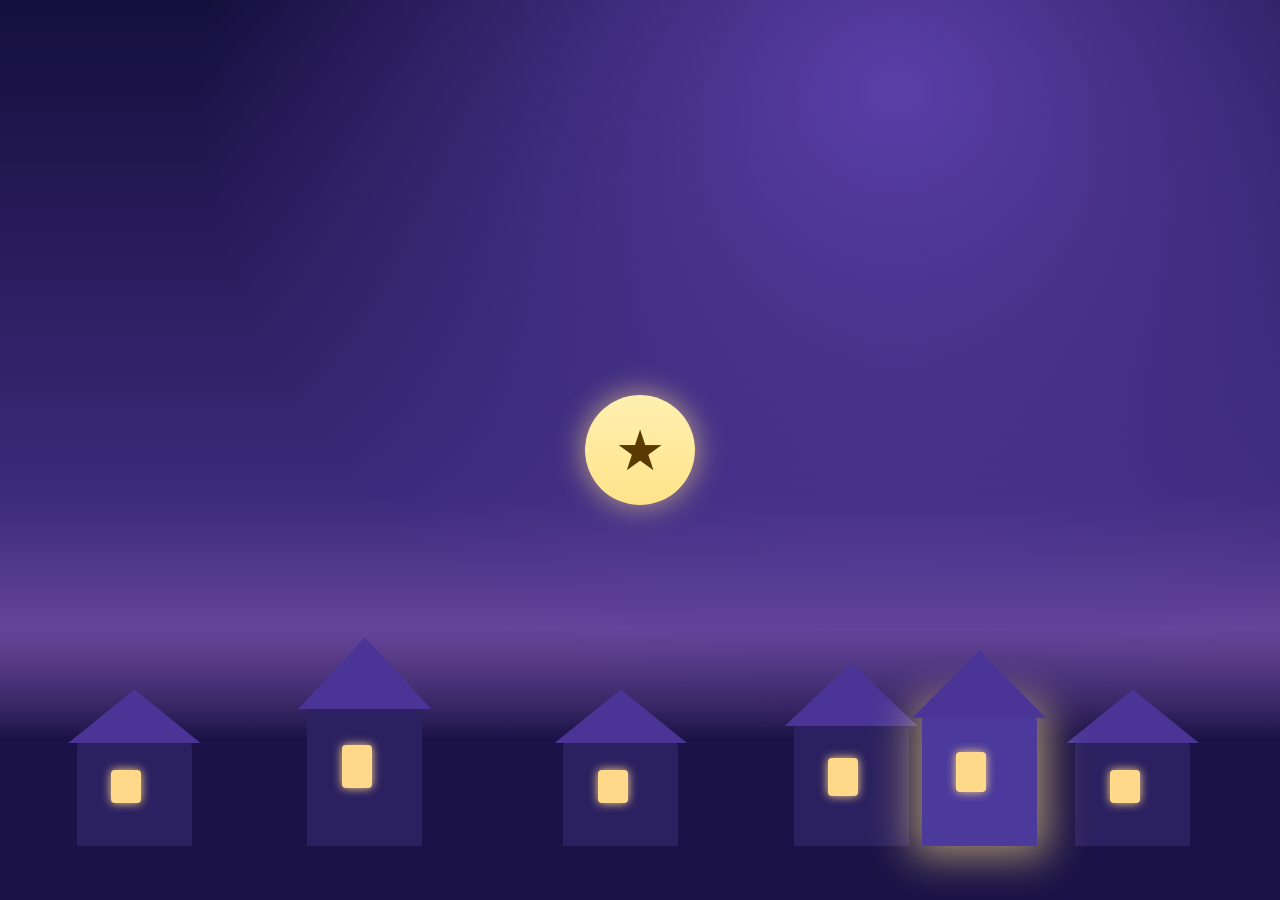
<file: games/dream_routes/index.html>
<!DOCTYPE html>
<html lang="en">
<head>
<meta charset="utf-8">
<meta name="viewport" content="width=device-width, initial-scale=1">
<title>Pip's Dream Lanterns</title>
<link rel="stylesheet" href="style.css">
</head>
<body>
<canvas id="fx"></canvas>
<div id="sky"></div>
<div id="town"><i class="h h1"></i><i class="h h2"></i><i class="h h3"></i><i class="h h4"></i><i class="h h5"></i><i class="h home"></i></div>
<img id="pip" src="assets/pip.png" alt="Pip">
<img id="fairy" src="assets/fairy_pip.png" alt="Fairy Pip">
<div id="shelf"></div>
<div id="stars"></div>
<button id="go" aria-label="Start the story">&#9733;</button>
<button id="mute" aria-label="Music on or off">&#9835;</button>
<script src="script.js"></script>
</body>
</html>
</file>
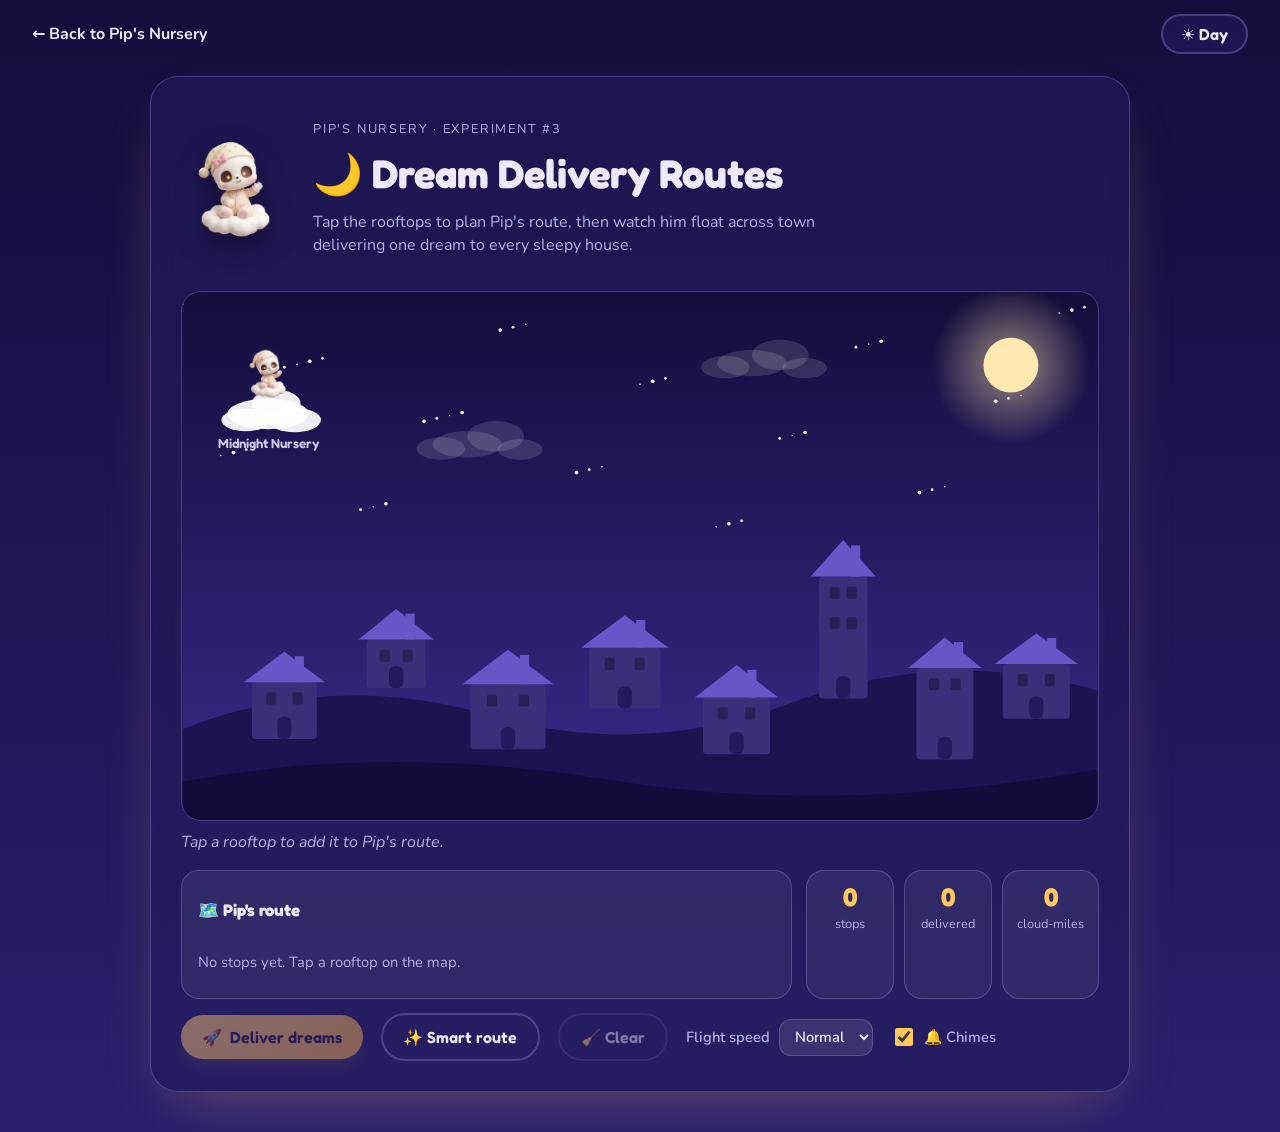
<file: trial pip/games/dream_routes/index.html>
<!DOCTYPE html>
<html lang="en" data-theme="night">
<head>
  <meta charset="UTF-8" />
  <meta name="viewport" content="width=device-width, initial-scale=1, viewport-fit=cover" />
  <title>Dream Delivery Routes · Pip's Nursery</title>

  <link rel="preconnect" href="https://fonts.googleapis.com" />
  <link rel="preconnect" href="https://fonts.gstatic.com" crossorigin />
  <link href="https://fonts.googleapis.com/css2?family=Fredoka:wght@400;500;600;700&family=Nunito:wght@400;600;700&display=swap" rel="stylesheet" />

  <link rel="stylesheet" href="./style.css" />

  <!-- Page-level colors that the Dream Routes CSS expects from the main site -->
  <style>
    :root {
      --font-head: "Fredoka", system-ui, sans-serif;
      --font-body: "Nunito", system-ui, sans-serif;
    }
    html[data-theme="night"] {
      --text: #efe9ff; --muted: #b9afe6;
      --card: rgba(38, 28, 92, .55); --card-border: rgba(185, 164, 255, .28);
      --accent: #ffc85c; --accent-2: #b9a4ff; --glow: rgba(255, 200, 92, .35);
      --bubble-bg: #2e2266; --bubble-text: #fff3d6;
    }
    html[data-theme="day"] {
      --text: #3a2213; --muted: #7a5a40;
      --card: rgba(255, 255, 255, .6); --card-border: rgba(122, 46, 10, .25);
      --accent: #c2410c; --accent-2: #c2501c; --glow: rgba(194, 80, 28, .3);
      --bubble-bg: #fff3d6; --bubble-text: #3a2213;
    }
    * { box-sizing: border-box; }
    body {
      margin: 0; min-height: 100vh;
      font-family: var(--font-body); color: var(--text);
      background: linear-gradient(180deg, #140d3b, #2a1f6e);
      transition: background .6s;
    }
    html[data-theme="day"] body { background: linear-gradient(180deg, #ffe3b0, #ffc27a); }

    .dr-page-header {
      display: flex; justify-content: space-between; align-items: center;
      flex-wrap: wrap; gap: 12px; padding: 14px clamp(14px, 4vw, 32px);
    }
    .dr-back { color: var(--text); font-weight: 700; text-decoration: none; }
    .dr-back:hover { text-decoration: underline wavy; text-underline-offset: 6px; }
    .dr-theme-btn {
      font: 600 1rem var(--font-head); cursor: pointer; color: var(--text);
      background: var(--card); border: 2px solid var(--card-border);
      border-radius: 999px; padding: .5rem 1.1rem;
    }
    .dr-page-main { padding: 8px clamp(10px, 3vw, 24px) 40px; }
  </style>

  <script src="./script.js" defer></script>
</head>

<body>

  <header class="dr-page-header">
    <a class="dr-back" href="../../index.html">← Back to Pip's Nursery</a>
    <button class="dr-theme-btn" id="drThemeBtn" type="button">☀️ Day</button>
  </header>

  <main class="dr-page-main">

    <!-- ===================== DREAM DELIVERY ROUTES ===================== -->
    <section class="dream-routes" id="dreamRoutes" aria-labelledby="drTitle">

      <header class="dr-head">
        <div class="dr-pip" aria-hidden="true">
          <img class="dr-pip-img dr-pip-night" src="../../assests/pip.png" alt="" />
          <img class="dr-pip-img dr-pip-day" src="../../assests/pip.png" alt="" />
        </div>
        <div class="dr-head-text">
          <p class="dr-eyebrow">Pip's Nursery · Experiment #3</p>
          <h2 id="drTitle">🌙 Dream Delivery Routes</h2>
          <p class="dr-sub">Tap the rooftops to plan Pip's route, then watch him float across town delivering one dream to every sleepy house.</p>
        </div>
      </header>

      <div class="dr-wrap" id="drWrap">
        <svg id="drMap" class="dr-map" viewBox="0 0 900 520" role="group"
             aria-label="Rooftop map of the sleepy town. Choose rooftops to plan Pip's delivery route."></svg>
        <div class="dr-bubble" id="drBubble" role="status"></div>
      </div>
      <p class="dr-info" id="drInfo" aria-live="polite">Tap a rooftop to add it to Pip's route.</p>

      <div class="dr-panel">
        <div class="dr-route-box">
          <h3>🗺️ Pip's route</h3>
          <ol class="dr-list" id="drList"></ol>
          <p class="dr-empty" id="drEmpty">No stops yet. Tap a rooftop on the map.</p>
        </div>
        <div class="dr-stats" aria-live="polite">
          <div><b id="drStatStops">0</b><span>stops</span></div>
          <div><b id="drStatDone">0</b><span>delivered</span></div>
          <div><b id="drStatMiles">0</b><span>cloud-miles</span></div>
        </div>
      </div>

      <div class="dr-controls">
        <button class="dr-btn dr-go" id="drDeliver" type="button" aria-pressed="false">
          <span class="dr-go-ico" aria-hidden="true">🚀</span><span class="dr-go-label">Deliver dreams</span>
        </button>
        <button class="dr-btn dr-ghost" id="drSmart" type="button">✨ Smart route</button>
        <button class="dr-btn dr-ghost" id="drClear" type="button">🧹 Clear</button>

        <label class="dr-field">Flight speed
          <select id="drSpeed">
            <option value="cozy">Cozy</option>
            <option value="normal" selected>Normal</option>
            <option value="zoom">Zoom</option>
          </select>
        </label>
        <label class="dr-check"><input type="checkbox" id="drChime" checked /> 🔔 Chimes</label>
      </div>

    </section>
    <!-- ===================== /DREAM DELIVERY ROUTES ===================== -->

  </main>

  <script>
    // Day / night toggle (your Dream Routes script watches data-theme)
    (function () {
      var html = document.documentElement;
      var btn = document.getElementById("drThemeBtn");
      btn.addEventListener("click", function () {
        var toDay = html.getAttribute("data-theme") === "night";
        html.setAttribute("data-theme", toDay ? "day" : "night");
        btn.textContent = toDay ? "🌙 Night" : "☀️ Day";
      });
    })();
  </script>

</body>
</html>
</file>
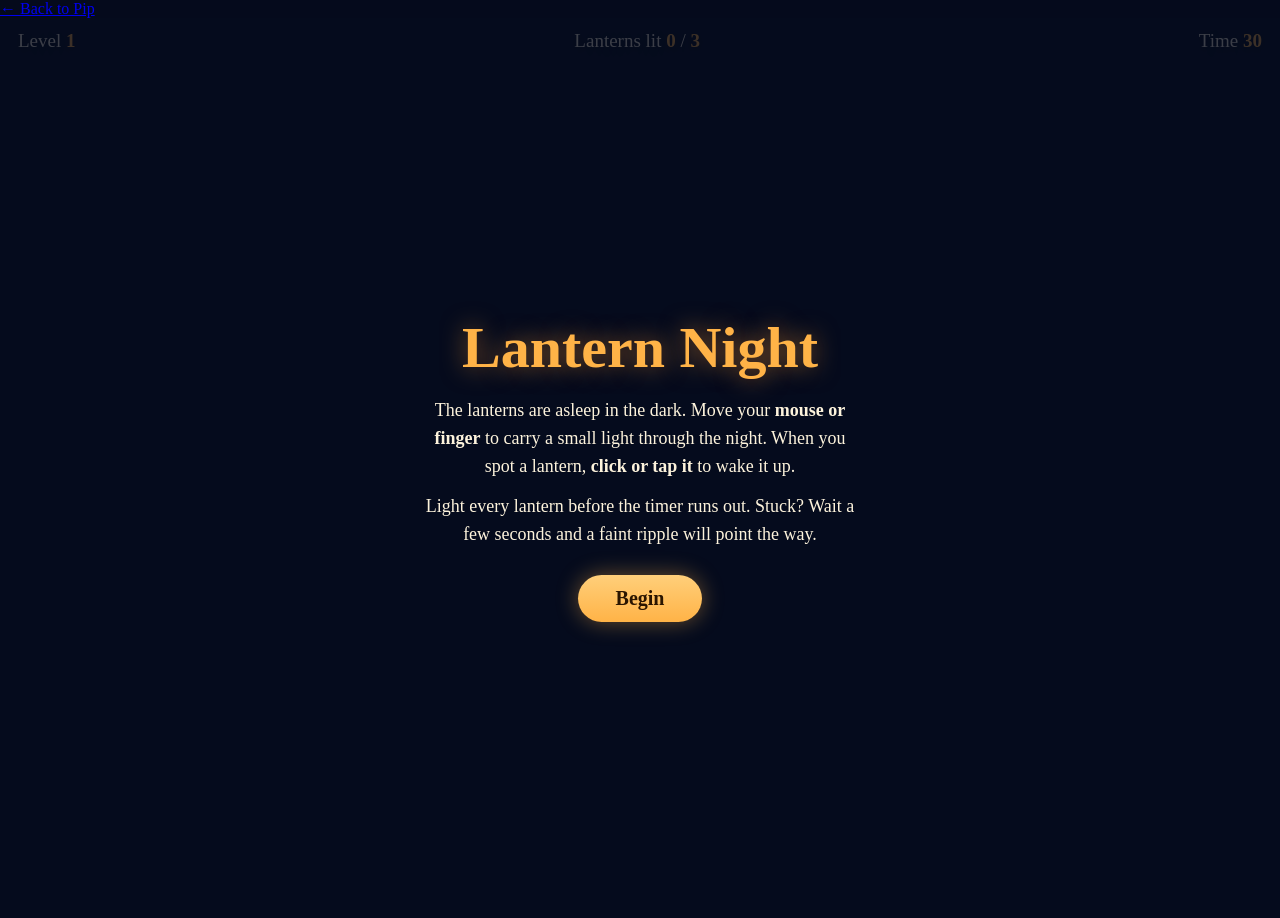
<file: trial pip/games/lantern_game/index.html>
<!DOCTYPE html>
<html lang="en">
<head>
  <meta charset="utf-8">
  <meta name="viewport" content="width=device-width, initial-scale=1">
  <title>Lantern Night</title>
  <link rel="stylesheet" href="style.css">
</head>
<body>
  <a href="../../index.html">← Back to Pip</a>
  <div id="wrap">
    <canvas id="c"></canvas>
    <div id="hud">
      <span>Level <b id="lv">1</b></span>
      <span>Lanterns lit <b id="lit">0</b> / <b id="tot">3</b></span>
      <span>Time <b id="tm">30</b></span>
    </div>
    <div id="panel">
      <h1 id="pt">Lantern Night</h1>
      <p id="pm">The lanterns are asleep in the dark. Move your <b>mouse or finger</b> to carry a small light through the night. When you spot a lantern, <b>click or tap it</b> to wake it up.</p>
      <p>Light every lantern before the timer runs out. Stuck? Wait a few seconds and a faint ripple will point the way.</p>
      <button id="go">Begin</button>
    </div>
  </div>
  <script src="script.js"></script>
</body>
</html>
</file>
<file: style.css>
/* ===========================================================
   Pip's Nursery — scene/background/theme from file 1,
   character (Pip) styling from file 2
   Palette: midnight navy · Pip pink · dreamy lavender ·
            lantern gold · sleepy mint  (night)
            peach · rose · lilac · cream (day)
   =========================================================== */

:root {
  --font-head: "Fredoka", "Baloo 2", "Trebuchet MS", system-ui, sans-serif;
  --font-body: "Nunito", system-ui, -apple-system, "Segoe UI", sans-serif;
  --ease: cubic-bezier(.34, 1.56, .64, 1);
}

/* ---------- theme tokens ---------- */
html[data-theme="night"] {
  --text: #eef0ff;
  --muted: #b9b4f0;                 /* dreamy lavender */
  --accent: #ffd36e;                /* lantern gold */
  --accent-2: #ff9ec7;              /* Pip pink */
  --mint: #a8f0d4;                  /* sleepy mint */
  --card: rgba(24, 32, 90, .55);
  --card-border: rgba(184, 169, 255, .30);
  --btn-bg: linear-gradient(135deg, #ffe08a, #ff9ec7);
  --btn-text: #2a1245;
  --glow: rgba(255, 158, 199, .35);
  --bubble-bg: #1d2566;
  --bubble-text: #e4fff3;           /* mint-tinted */
}
html[data-theme="day"] {
  --text: #4a3347;
  --muted: #7a5f73;
  --accent: #d6588a;                /* soft rose */
  --accent-2: #7a6bc4;              /* gentle lavender */
  --mint: #6cc5a6;
  --card: rgba(255, 255, 255, .45);
  --card-border: rgba(122, 107, 196, .25);
  --btn-bg: linear-gradient(135deg, #ffd0a8, #ffa6c9);
  --btn-text: #4a2140;
  --glow: rgba(255, 170, 190, .45);
  --bubble-bg: #6a4d7a;
  --bubble-text: #fff4e6;
}

* { box-sizing: border-box; margin: 0; padding: 0; }
html, body { height: 100%; }
body {
  font-family: var(--font-body);
  color: var(--text);
  overflow-x: hidden;
  transition: color .8s ease;
  -webkit-tap-highlight-color: transparent;
}
button { font: inherit; color: inherit; cursor: pointer; border: 0; background: none; }
button:focus-visible { outline: 3px solid var(--accent); outline-offset: 3px; }

/* ---------- skies ---------- */
.sky { position: fixed; inset: 0; z-index: -3; transition: opacity 1.2s ease; }
.sky-night { background: radial-gradient(120% 90% at 70% 0%, #2a2f7a 0%, #141a52 45%, #070a22 100%); }
.sky-day   { background: radial-gradient(110% 90% at 30% 0%, #fff0dc 0%, #fbd9c4 45%, #e6c6d8 100%); opacity: 0; }
html[data-theme="day"] .sky-day { opacity: 1; }
html[data-theme="day"] .sky-night { opacity: 0; }

.celestial { position: fixed; top: 7%; right: 8%; z-index: -2; pointer-events: none; }
.orb {
  display: block; width: clamp(60px, 9vw, 110px); aspect-ratio: 1; border-radius: 50%;
  transition: background 1s ease, box-shadow 1s ease, transform 1.2s var(--ease);
}
html[data-theme="night"] .orb {
  background: radial-gradient(circle at 35% 35%, #fffbe6, #ffe9a8 60%, #e9cf85);
  box-shadow: 0 0 60px 16px rgba(184, 169, 255, .30);
}
html[data-theme="day"] .orb {
  background: radial-gradient(circle at 40% 40%, #fff6d6, #ffd98a 65%, #ffbf69);
  box-shadow: 0 0 80px 30px rgba(255, 200, 120, .45);
  animation: sunspin 40s linear infinite;
}
@keyframes sunspin { to { transform: rotate(360deg); } }

.stars { position: fixed; inset: 0; z-index: -2; pointer-events: none; }
.stars i {
  position: absolute; border-radius: 50%; background: #fff;
  animation: twinkle var(--d, 3s) ease-in-out infinite; animation-delay: var(--delay, 0s);
  transition: background .8s ease, opacity .8s ease;
}
html[data-theme="day"] .stars i { background: #f5b7d0; }
@keyframes twinkle { 0%, 100% { opacity: .15; transform: scale(.7); } 50% { opacity: 1; transform: scale(1.25); } }
html[data-theme="day"] .stars i { animation-name: drift; }
@keyframes drift { 0%, 100% { opacity: .2; transform: translateY(0); } 50% { opacity: .85; transform: translateY(-14px); } }

#shower { position: fixed; inset: 0; z-index: 5; pointer-events: none; width: 100%; height: 100%; }

/* ---------- wake overlay ---------- */
.wake {
  position: fixed; inset: 0; z-index: 50; display: grid; place-items: center; padding: 24px;
  background: rgba(7, 10, 34, .85); backdrop-filter: blur(10px); -webkit-backdrop-filter: blur(10px);
  transition: opacity .7s ease, visibility .7s;
}
.wake.hide { opacity: 0; visibility: hidden; }
.wake-card { text-align: center; max-width: 420px; color: #eef0ff; }
.wake-card h1 { font-family: var(--font-head); font-size: clamp(1.8rem, 6vw, 2.4rem); margin: 8px 0; }
.wake-card p { color: #b9b4f0; margin-bottom: 22px; line-height: 1.5; }
.zzz span { display: inline-block; font-family: var(--font-head); color: #a8f0d4; font-size: 2rem; animation: zzz 2.4s ease-in-out infinite; }
.zzz span:nth-child(2) { animation-delay: .4s; font-size: 2.5rem; }
.zzz span:nth-child(3) { animation-delay: .8s; font-size: 3rem; }
@keyframes zzz { 0%, 100% { transform: translateY(0) rotate(-6deg); opacity: .4; } 50% { transform: translateY(-14px) rotate(6deg); opacity: 1; } }

/* ---------- buttons ---------- */
.btn {
  font-family: var(--font-head); font-weight: 600; letter-spacing: .2px;
  border-radius: 999px; padding: 12px 22px; font-size: 1rem;
  transition: transform .25s var(--ease), box-shadow .25s ease, background .6s ease;
}
.btn:hover { transform: translateY(-3px) scale(1.04); }
.btn:active { transform: scale(.96); }
.btn-main, .btn-theme, .btn-next {
  background: var(--btn-bg); color: var(--btn-text);
  box-shadow: 0 8px 22px var(--glow), inset 0 -3px 0 rgba(0, 0, 0, .12), inset 0 2px 0 rgba(255, 255, 255, .45);
}
.btn-theme { display: inline-flex; align-items: center; gap: 10px; font-size: 1.05rem; padding: 13px 24px; }
.theme-ico { display: inline-block; font-size: 1.25rem; animation: wobble 3s ease-in-out infinite; }
@keyframes wobble { 0%, 100% { transform: rotate(-10deg); } 50% { transform: rotate(14deg) scale(1.12); } }
.btn-ghost { border: 2px solid var(--card-border); background: var(--card); color: var(--text); backdrop-filter: blur(6px); }
.btn-next { font-size: 1.15rem; padding: 14px 34px; animation: nudge 2s ease-in-out infinite; }
.btn-next span { display: inline-block; margin-left: 6px; }
@keyframes nudge { 0%, 100% { transform: translateY(0); } 50% { transform: translateY(-6px); } }

.icon-btn {
  width: 46px; height: 46px; border-radius: 50%; display: grid; place-items: center; font-size: 1.3rem;
  background: var(--card); border: 2px solid var(--card-border); backdrop-filter: blur(6px);
  transition: transform .25s var(--ease);
}
.icon-btn:hover { transform: scale(1.1) rotate(-6deg); }
.icon-btn .ico-off { display: none; }
.icon-btn[aria-pressed="false"] .ico-on { display: none; }
.icon-btn[aria-pressed="false"] .ico-off { display: inline; }

/* ---------- pages ---------- */
.page {
  position: relative; min-height: 100vh; min-height: 100dvh; display: none; flex-direction: column;
  padding: max(16px, env(safe-area-inset-top)) clamp(16px, 4vw, 48px) max(18px, env(safe-area-inset-bottom));
}
.page.active { display: flex; animation: pagein .9s ease both; }
@keyframes pagein { from { opacity: 0; transform: translateY(18px); } to { opacity: 1; transform: none; } }

.topbar { display: flex; justify-content: space-between; align-items: center; padding: 6px 0; position: relative; z-index: 20; }
.brand { font-family: var(--font-head); font-weight: 600; font-size: 1.2rem; display: flex; gap: 8px; align-items: center; }

/* ---------- hero ---------- */
.hero {
  flex: 1; display: grid; grid-template-columns: minmax(0, 1fr) minmax(0, 1.05fr); gap: clamp(18px, 4vw, 56px);
  align-items: center; max-width: 1180px; width: 100%; margin: 0 auto; padding: 8px 0 12px;
}

/* ===========================================================
   PIP CHARACTER  (from the second file)
   =========================================================== */
.stage { position: relative; display: flex; flex-direction: column; align-items: center; gap: 16px; }

.pip-wrap {
  position: relative;
  width: 260px;
  max-width: 80%;
  margin: 0 auto;
  perspective: 900px;
}

.halo {
  position: absolute; inset: 8% 2% 12%; border-radius: 50%; z-index: 0;
  background: radial-gradient(circle, var(--glow) 0%, transparent 68%);
  filter: blur(8px); animation: breathe 5s ease-in-out infinite; transition: background .8s ease;
}
@keyframes breathe { 0%, 100% { transform: scale(.94); opacity: .75; } 50% { transform: scale(1.06); opacity: 1; } }

.pip3d { position: relative; z-index: 2; transform-style: preserve-3d; transition: transform .25s ease-out; will-change: transform; }

.pip-body {
  position: relative;
  width: 100%;
  transform-origin: 50% 90%;
  animation: pip-float 2.5s ease-in-out infinite;
}
@keyframes pip-float {
  0%, 100% { transform: translateY(0); }
  50%      { transform: translateY(-12px); }
}

.pip-img {
  display: block;
  width: 100%;
  height: auto;
  user-select: none; -webkit-user-drag: none;
  filter: drop-shadow(0 18px 18px rgba(0, 0, 0, .32)) drop-shadow(0 0 26px var(--glow));
  transition: opacity .9s ease;
  cursor: pointer;
}
.pip-day { position: absolute; top: 0; left: 0; }
html[data-theme="night"] .pip-day, html[data-theme="day"] .pip-night { opacity: 0; pointer-events: none; }

.eye, .wave-emoji { display: none !important; }

/* interaction animations used by script.js */
.pip-wrap.waving .pip-body { animation: wavebody 1.6s ease-in-out; }
@keyframes wavebody {
  0%, 100% { transform: rotate(0) translateY(0); }
  20% { transform: rotate(-5deg) translateY(-10px) scale(1.02); }
  45% { transform: rotate(4deg) translateY(0); }
  70% { transform: rotate(-3deg) translateY(-6px); }
}
.pip-wrap.talking .pip-body { animation: talk .55s ease-in-out infinite; }
@keyframes talk {
  0%, 100% { transform: translateY(0) scale(1, 1) rotate(-1deg); }
  35% { transform: translateY(-14px) scale(.97, 1.04) rotate(1.5deg); }
  70% { transform: translateY(0) scale(1.03, .97) rotate(-1deg); }
}
.pip-wrap.giggle .pip-body { animation: giggle .6s ease; }
@keyframes giggle { 0%, 100% { transform: rotate(0); } 20% { transform: rotate(-7deg) scale(1.05); } 40% { transform: rotate(7deg) scale(1.05); } 60% { transform: rotate(-5deg); } 80% { transform: rotate(4deg); } }
.pip-wrap.pop .pip-body { animation: pop .9s var(--ease); }
@keyframes pop { 0% { transform: scale(.85) rotate(-6deg); } 60% { transform: scale(1.08) rotate(4deg); } 100% { transform: scale(1) rotate(0); } }

.ground-shadow {
  width: 62%; height: 22px; margin: -8px auto 0; border-radius: 50%; position: relative; z-index: 1;
  background: radial-gradient(ellipse, rgba(0, 0, 0, .38), transparent 70%); filter: blur(4px);
  animation: shadowpulse 2.5s ease-in-out infinite;
}
@keyframes shadowpulse { 0%, 100% { transform: scale(1); opacity: .9; } 50% { transform: scale(.82); opacity: .55; } }

/* floating emoji particles around Pip */
.particles { position: absolute; inset: 0; pointer-events: none; z-index: 3; }
.p {
  position: absolute; font-size: var(--s, 1.4rem); animation: rise 2.2s ease-out forwards;
  filter: drop-shadow(0 2px 4px rgba(0,0,0,.25));
}
@keyframes rise {
  0% { opacity: 0; transform: translate(0, 0) scale(.4) rotate(0); }
  15% { opacity: 1; }
  100% { opacity: 0; transform: translate(var(--dx, 0), -150px) scale(1.15) rotate(var(--r, 20deg)); }
}

/* speech bubble */
.bubble {
  position: relative; z-index: 6; max-width: min(92%, 360px); text-align: center;
  background: var(--bubble-bg); color: var(--bubble-text); border-radius: 22px; padding: 10px 18px;
  font-family: var(--font-head); font-size: clamp(.95rem, 2.6vw, 1.1rem); line-height: 1.35;
  box-shadow: 0 10px 26px rgba(0, 0, 0, .25); transition: opacity .4s ease, transform .4s var(--ease), background .8s ease;
  min-height: 46px; display: grid; place-items: center;
}
.bubble::after {
  content: ""; position: absolute; left: 50%; bottom: -10px; width: 18px; height: 18px; background: inherit;
  transform: translateX(-50%) rotate(45deg); border-radius: 0 0 6px 0;
}
.bubble.quiet { opacity: 0; transform: scale(.8); }

.stage-actions { display: flex; gap: 12px; flex-wrap: wrap; justify-content: center; }

/* ===========================================================
   SECOND FILE'S OWN CLASSES (full, de-duplicated)
   =========================================================== */
.pip-container {
  position: relative;
  width: 260px;
  max-width: 80%;
  margin: 0 auto;
  cursor: pointer;
  animation: pip-float 2.5s ease-in-out infinite;
}
.pip-container img { display: block; width: 100%; height: auto; }
#pip-image { transition: opacity 0.05s ease; }

.pip-container.welcome { animation: pip-welcome 0.5s ease-in-out 5; }
@keyframes pip-welcome {
  0%, 100% { translate: 0 0; }
  50% { translate: 0 -8px; }
}

.pip-message {
  position: absolute;
  bottom: 100%;
  left: 50%;
  transform: translateX(-50%);
  margin-bottom: 12px;
  padding: 12px 16px;
  background: white;
  color: #333;
  border-radius: 18px;
  box-shadow: 0 4px 15px rgba(0, 0, 0, 0.12);
  font-size: 14px;
  line-height: 1.4;
  max-width: 240px;
  width: max-content;
  white-space: normal;
  text-align: center;
  opacity: 0;
  visibility: hidden;
  pointer-events: none;
  transition: opacity 0.25s ease;
  z-index: 10;
}
.pip-message.show { opacity: 1; visibility: visible; }

/* ---------- copy ---------- */
.eyebrow { font-family: var(--font-head); color: var(--accent); font-size: 1.15rem; letter-spacing: .5px; }
.name {
  font-family: var(--font-head); font-weight: 700; line-height: .95; font-size: clamp(3.6rem, 11vw, 6.6rem);
  background: linear-gradient(120deg, var(--accent), var(--accent-2)); -webkit-background-clip: text; background-clip: text;
  color: transparent; margin: 2px 0 6px; transition: filter .8s ease;
  text-shadow: none;
}
.role { font-family: var(--font-head); color: var(--muted); font-size: 1.1rem; margin-bottom: 18px; }

.cards { display: grid; gap: 12px; }
.card {
  background: var(--card); border: 2px solid var(--card-border); border-radius: 22px; padding: 14px 18px;
  backdrop-filter: blur(8px); -webkit-backdrop-filter: blur(8px);
  transition: transform .3s var(--ease), background .8s ease, border-color .8s ease;
}
.card:hover { transform: translateY(-3px) rotate(-.4deg); }
.card h2 { font-family: var(--font-head); font-size: 1.1rem; margin-bottom: 4px; display: flex; gap: 8px; align-items: center; color: var(--accent); }
.card p { line-height: 1.5; font-size: .98rem; }

.story { display: grid; gap: 6px; min-height: 120px; }
.story p {
  line-height: 1.5; font-size: .98rem; opacity: 0; transform: translateY(8px); transition: opacity .7s ease, transform .7s ease;
}
.story p.show { opacity: 1; transform: none; }
.story p.now { color: var(--accent); font-weight: 700; }
.story p.quote { font-family: var(--font-head); font-size: 1.05rem; }

/* ---------- bottom ---------- */
.bottom { display: flex; justify-content: center; padding: 6px 0 2px; position: sticky; bottom: max(10px, env(safe-area-inset-bottom)); z-index: 15; }

/* ---------- page 2 ---------- */
.page-menu { align-items: center; }
.page-menu .topbar { width: 100%; max-width: 1180px; }
.burger { display: grid; gap: 5px; }
.burger i { display: block; width: 20px; height: 3px; border-radius: 3px; background: var(--text); transition: transform .3s ease, opacity .3s ease; }
#menuBtn[aria-expanded="true"] .burger i:nth-child(1) { transform: translateY(8px) rotate(45deg); }
#menuBtn[aria-expanded="true"] .burger i:nth-child(2) { opacity: 0; }
#menuBtn[aria-expanded="true"] .burger i:nth-child(3) { transform: translateY(-8px) rotate(-45deg); }

.menu-panel {
  position: absolute; top: 72px; right: clamp(16px, 4vw, 48px); z-index: 30; width: min(320px, calc(100% - 32px));
  background: var(--card); border: 2px solid var(--card-border); border-radius: 24px; padding: 12px;
  backdrop-filter: blur(16px); -webkit-backdrop-filter: blur(16px); box-shadow: 0 20px 50px rgba(0, 0, 0, .3);
  display: grid; gap: 6px; transform-origin: top right;
  opacity: 0; visibility: hidden; transform: scale(.9) translateY(-10px); transition: all .35s var(--ease);
}
html[data-theme="night"] .menu-panel { background: rgba(14, 20, 64, .9); }
html[data-theme="day"] .menu-panel   { background: rgba(255, 236, 224, .92); }
.menu-panel.open { opacity: 1; visibility: visible; transform: none; }
.menu-link {
  text-align: left; padding: 12px 14px; border-radius: 14px; font-family: var(--font-head); font-size: 1.05rem;
  display: flex; justify-content: space-between; align-items: center; transition: background .2s ease, transform .2s var(--ease);
}
.menu-link small { color: var(--muted); font-family: var(--font-body); font-size: .75rem; }
.menu-link:hover { background: rgba(255, 255, 255, .12); transform: translateX(4px); }
.menu-theme { display: flex; justify-content: space-between; align-items: center; padding: 10px 6px 4px; border-top: 1px dashed var(--card-border); margin-top: 4px; font-family: var(--font-head); }
.seg { display: inline-flex; background: rgba(0, 0, 0, .18); border-radius: 999px; padding: 3px; }
.seg-btn { padding: 7px 12px; border-radius: 999px; font-family: var(--font-head); font-size: .9rem; transition: background .3s ease; }
.seg-btn[aria-pressed="true"] { background: var(--btn-bg); color: var(--btn-text); }

.menu-hero { flex: 1; display: grid; place-content: center; justify-items: center; text-align: center; gap: 8px; padding-bottom: 60px; }
.menu-hero h2 { font-family: var(--font-head); font-size: clamp(1.8rem, 6vw, 3rem); }
.menu-hero p { color: var(--muted); }
.mini-pip { width: min(230px, 55vw); filter: drop-shadow(0 14px 16px rgba(0,0,0,.3)) drop-shadow(0 0 22px var(--glow)); animation: pip-float 2.5s ease-in-out infinite; transition: opacity .9s ease; }
.mini-day { position: absolute; }
html[data-theme="night"] .mini-day, html[data-theme="day"] .mini-night { opacity: 0; }

.toast {
  position: fixed; left: 50%; bottom: 28px; z-index: 60; transform: translate(-50%, 30px); opacity: 0;
  background: var(--bubble-bg); color: var(--bubble-text); padding: 10px 20px; border-radius: 999px;
  font-family: var(--font-head); transition: all .4s var(--ease); pointer-events: none;
}
.toast.show { opacity: 1; transform: translate(-50%, 0); }

/* ---------- responsive ---------- */
@media (max-width: 860px) {
  .hero { grid-template-columns: 1fr; gap: 10px; }
  .copy { text-align: center; }
  .card { text-align: left; }
  .celestial { top: 9%; right: 5%; }
}
@media (max-width: 420px) {
  .brand span { font-size: 1rem; }
  .btn-theme { width: 100%; justify-content: center; }
  .stage-actions { width: 100%; }
  .btn-ghost { width: 100%; }
}
@media (max-height: 560px) and (orientation: landscape) {
  .hero { grid-template-columns: 1fr 1.2fr; }
  .pip-wrap { width: 200px; }
}

@media (prefers-reduced-motion: reduce) {
  *, *::before, *::after { animation-duration: .01ms !important; animation-iteration-count: 1 !important; transition-duration: .01ms !important; }
}

/* ---------- game cards ---------- */
.game-list {
  display: flex; gap: 16px; flex-wrap: wrap; justify-content: center; margin-top: 14px;
}
.game-card {
  display: grid; gap: 4px; justify-items: center; width: min(220px, 80vw);
  padding: 18px; border-radius: 22px; text-decoration: none; color: var(--text);
  background: var(--card); border: 2px solid var(--card-border);
  backdrop-filter: blur(8px); -webkit-backdrop-filter: blur(8px);
  font-family: var(--font-head);
  transition: transform .3s var(--ease), background .8s ease;
}
.game-card:hover { transform: translateY(-4px) scale(1.03); }
.game-ico { font-size: 2.4rem; }
.game-card small { color: var(--muted); font-family: var(--font-body); }

/* ===========================================================
   NEW: quick-nav bar, Dreamland Arcade box, secrets scroller
   =========================================================== */
.navbar {
  position: sticky; top: 0; z-index: 25; display: flex; justify-content: center; gap: 8px;
  width: 100%; max-width: 1180px; margin: 0 auto 6px; padding: 8px 4px;
  overflow-x: auto; scrollbar-width: none;
}
.navbar::-webkit-scrollbar { display: none; }
.nav-link {
  font-family: var(--font-head); font-size: .95rem; white-space: nowrap; padding: 8px 16px; border-radius: 999px;
  background: var(--card); border: 2px solid var(--card-border); backdrop-filter: blur(10px); -webkit-backdrop-filter: blur(10px);
  transition: transform .25s var(--ease), background .4s ease;
}
.nav-link:hover { transform: translateY(-2px); }
.nav-link.active { background: var(--btn-bg); color: var(--btn-text); border-color: transparent; }
#storyCard, #secrets { scroll-margin-top: 70px; }

.arcade {
  position: relative; z-index: 40; width: min(460px, 92vw); margin-top: 14px; padding: 16px; border-radius: 26px;
  display: grid; gap: 10px; background: var(--card); border: 2px solid var(--card-border);
  backdrop-filter: blur(10px); -webkit-backdrop-filter: blur(10px); box-shadow: 0 0 40px var(--glow);
}
.arcade-title { font-family: var(--font-head); font-size: 1.3rem; color: var(--accent); }
.game-row {
  display: grid; grid-template-columns: auto 1fr; column-gap: 12px; align-items: center; text-align: left;
  padding: 12px 14px; border-radius: 18px; text-decoration: none; color: var(--text);
  background: rgba(255, 255, 255, .08); border: 2px solid var(--card-border); font-family: var(--font-head);
  transition: transform .3s var(--ease);
}
.game-row:hover { transform: translateY(-3px) scale(1.02); }
.game-row .game-ico { grid-row: span 2; font-size: 2.2rem; }
.game-row small { color: var(--muted); font-family: var(--font-body); }

.secrets { width: 100%; max-width: 1180px; margin: 0 auto; padding: 10px 0 40px; text-align: center; }
.secrets h3 { font-family: var(--font-head); font-size: clamp(1.4rem, 4vw, 2rem); color: var(--mint); }
.secret-hint { color: var(--muted); font-size: .9rem; margin-bottom: 8px; }
.secret-track {
  display: flex; gap: 14px; overflow-x: auto; scroll-snap-type: x mandatory;
  padding: 10px 6px 16px; -webkit-overflow-scrolling: touch;
}
.secret {
  flex: 0 0 min(240px, 72vw); scroll-snap-align: center; text-align: left; padding: 16px; border-radius: 22px;
  background: var(--card); border: 2px solid var(--card-border); backdrop-filter: blur(8px); -webkit-backdrop-filter: blur(8px);
  transition: transform .3s var(--ease);
}
.secret:hover { transform: translateY(-4px) rotate(-1deg); }
.secret-ico { display: block; font-size: 1.8rem; margin-bottom: 6px; }
.secret p { line-height: 1.5; }
.mini-pip-static {
  display: block;
  width: min(230px, 55vw);
  height: auto;
  animation: none;       /* no floating */
  transition: none;
  filter: drop-shadow(0 14px 16px rgba(0,0,0,.3)) drop-shadow(0 0 22px var(--glow));
}
</file>
<file: immersion.css>
.fx-sparkle {
  position: fixed;
  margin: -.5em 0 0 -.5em;
  pointer-events: none;
  z-index: 9999;
  font-size: 15px;
  color: #ffc85c;
  text-shadow: 0 0 8px rgba(255, 200, 92, .8);
  animation: fx-fade .8s ease-out forwards;
}
@keyframes fx-fade {
  to { opacity: 0; transform: translateY(22px) scale(.3) rotate(100deg); }
}

.fx-burst {
  position: fixed;
  margin: -.5em 0 0 -.5em;
  pointer-events: none;
  z-index: 9999;
  font-size: 18px;
}

.fx-sound {
  position: fixed;
  left: calc(14px + env(safe-area-inset-left, 0px));
  bottom: calc(14px + env(safe-area-inset-bottom, 0px));
  z-index: 9998;
  width: 48px;
  height: 48px;
  font-size: 1.3rem;
  line-height: 1;
  cursor: pointer;
  color: #fff3d6;
  background: rgba(38, 28, 92, .85);
  border: 2px solid #ffc85c;
  border-radius: 50%;
  box-shadow: 0 6px 16px -6px rgba(0, 0, 0, .5);
  transition: transform .15s ease;
}
.fx-sound:hover { transform: scale(1.08); }
.fx-sound:active { transform: scale(.94); }
.fx-sound:focus-visible { outline: 3px dashed #ffc85c; outline-offset: 3px; }

@media (prefers-reduced-motion: reduce) {
  .fx-sparkle { display: none; }
}
</file>
<file: dream_routes/style.css>
/* ===========================================================
   Dream Delivery Routes — scoped styles (everything lives under .dream-routes)
   Uses the site's theme tokens (--card, --text, --accent …) with fallbacks.
   =========================================================== */

.dream-routes,
.dream-routes * { box-sizing: border-box; }

.dream-routes {
  /* map palette — night */
  --dr-sky1: #140d3b; --dr-sky2: #3a2a8c; --dr-hill-a: #1c1450; --dr-hill-b: #130c3a;
  --dr-wall: #3b2f7a; --dr-roof: #6a55c8; --dr-door: #24195c; --dr-win-off: #2a2058; --dr-win-on: #ffd47a;
  --dr-orb: #ffe9b0; --dr-cloud: rgba(255, 255, 255, .13); --dr-route: #ffc85c;
  --dr-badge-bg: #ffc85c; --dr-badge-text: #2a1a4f; --dr-label: #efe9ff;

  position: relative;
  width: min(980px, 100%);
  margin: 0 auto;
  padding: clamp(16px, 3.2vw, 30px);
  border-radius: 28px;
  color: var(--text, #efe9ff);
  font-family: var(--font-body, "Nunito", system-ui, sans-serif);
  background: var(--card, rgba(38, 28, 92, .55));
  border: 1px solid var(--card-border, rgba(185, 164, 255, .28));
  -webkit-backdrop-filter: blur(12px);
  backdrop-filter: blur(12px);
  box-shadow: 0 24px 60px -28px var(--glow, rgba(255, 200, 92, .35));
}
html[data-theme="day"] .dream-routes {
  --dr-sky1: #ffd48a; --dr-sky2: #f4a14a; --dr-hill-a: #c98a4b; --dr-hill-b: #a8693a;
  --dr-wall: #f6dcae; --dr-roof: #c2501c; --dr-door: #8a4b1f; --dr-win-off: #a87445; --dr-win-on: #fff3c4;
  --dr-orb: #fff6c9; --dr-cloud: rgba(255, 255, 255, .55); --dr-route: #7a2e0a;
  --dr-badge-bg: #7a2e0a; --dr-badge-text: #ffe2b0; --dr-label: #3a2213;
}

/* ---------- header ---------- */
.dr-head { display: flex; align-items: center; gap: clamp(12px, 3vw, 24px); margin-bottom: 18px; }
.dr-pip { flex: none; width: clamp(70px, 12vw, 108px); }
.dr-pip-img { display: block; width: 100%; height: auto; filter: drop-shadow(0 10px 14px rgba(0, 0, 0, .35)); }
.dr-pip-day { display: none; }
html[data-theme="day"] .dr-pip-day { display: block; }
html[data-theme="day"] .dr-pip-night { display: none; }
.dr-eyebrow { font-size: .8rem; letter-spacing: .14em; text-transform: uppercase; color: var(--muted, #b9afe6); }
.dr-head h2 { font-family: var(--font-head, "Fredoka", system-ui, sans-serif); font-size: clamp(1.7rem, 4.5vw, 2.5rem); line-height: 1.1; margin: 2px 0 6px; }
.dr-sub { color: var(--muted, #b9afe6); line-height: 1.45; max-width: 56ch; }

/* ---------- map ---------- */
.dr-wrap {
  position: relative; overflow: hidden; width: 100%; aspect-ratio: 900 / 520; border-radius: 20px;
  border: 1px solid var(--card-border, rgba(185, 164, 255, .28)); box-shadow: inset 0 0 30px rgba(0, 0, 0, .25);
}
.dr-map { display: block; width: 100%; height: 100%; user-select: none; -webkit-user-select: none; }

.dream-routes .dr-s1 { stop-color: var(--dr-sky1); }
.dream-routes .dr-s2 { stop-color: var(--dr-sky2); }
.dr-hill-a { fill: var(--dr-hill-a); pointer-events: none; }
.dr-hill-b { fill: var(--dr-hill-b); pointer-events: none; }
.dr-orb { fill: var(--dr-orb); }
.dr-cloud-bit { fill: var(--dr-cloud); }
.dr-star { fill: #fff; animation: drTwinkle 3s ease-in-out infinite; }
html[data-theme="day"] .dr-stars { display: none; }

.dr-wall { fill: var(--dr-wall); stroke: transparent; stroke-width: 3; transition: stroke .2s; }
.dr-roof, .dr-chimney { fill: var(--dr-roof); }
.dr-door { fill: var(--dr-door); }
.dr-window { fill: var(--dr-win-off); transition: fill .5s, filter .5s; }
.dr-hit { fill: transparent; stroke: none; }

.dr-house { cursor: pointer; outline: none; }
.dr-house:hover .dr-wall, .dr-house:focus-visible .dr-wall { stroke: var(--dr-route); }
.dr-house:focus-visible .dr-hit { stroke: var(--accent-2, #b9a4ff); stroke-width: 3; stroke-dasharray: 5 4; }
.dr-house.in-route .dr-wall { stroke: var(--dr-route); }
.dr-house.delivered .dr-window { fill: var(--dr-win-on); filter: drop-shadow(0 0 5px var(--dr-win-on)); }
.dream-routes.is-flying .dr-house { cursor: default; }

.dr-badge { opacity: 0; transition: opacity .25s; pointer-events: none; }
.dr-badge circle { fill: var(--dr-badge-bg); }
.dr-badge text { fill: var(--dr-badge-text); font: 700 14px var(--font-head, system-ui, sans-serif); }
.dr-house.in-route .dr-badge { opacity: 1; }
.dr-house.delivered .dr-badge circle { fill: #7be3a0; }
.dr-house.delivered .dr-badge text { fill: #12452a; }

.dr-zzz { opacity: 0; font-size: 18px; pointer-events: none; }
.dr-house.delivered .dr-zzz { opacity: 1; animation: drFloat 2.4s ease-in-out infinite; }

.dr-route { fill: none; stroke: var(--dr-route); stroke-width: 3; stroke-linecap: round; stroke-dasharray: 2 10; pointer-events: none; animation: drMarch 1.2s linear infinite; }
.dr-home-label { fill: var(--dr-label); font: 600 13px var(--font-head, system-ui, sans-serif); opacity: .85; pointer-events: none; }
.dr-pip-svg { pointer-events: none; }
.dr-bob { animation: drBob 2.6s ease-in-out infinite; }
.dr-cloud-drift { animation: drDrift 22s ease-in-out infinite alternate; }
.dr-cloud-drift.slow { animation-duration: 32s; animation-direction: alternate-reverse; }

@keyframes drTwinkle { 0%, 100% { opacity: .25; } 50% { opacity: 1; } }
@keyframes drFloat { 0%, 100% { transform: translateY(0); } 50% { transform: translateY(-8px); } }
@keyframes drMarch { to { stroke-dashoffset: -24; } }
@keyframes drBob { 0%, 100% { transform: translateY(0); } 50% { transform: translateY(-4px); } }
@keyframes drDrift { from { transform: translateX(0); } to { transform: translateX(70px); } }

/* ---------- overlays on the map ---------- */
.dr-bubble {
  position: absolute; z-index: 3; max-width: min(260px, 70%); padding: .5rem .85rem; border-radius: 16px;
  font-size: .9rem; line-height: 1.35; text-align: center; pointer-events: none;
  background: var(--bubble-bg, #2e2266); color: var(--bubble-text, #fff3d6);
  box-shadow: 0 8px 20px -8px rgba(0, 0, 0, .5);
  transform: translate(-50%, -100%); opacity: 0; transition: opacity .25s;
}
.dr-bubble.below { transform: translate(-50%, 0); }
.dr-bubble.show { opacity: 1; }
.dr-drop {
  position: absolute; z-index: 2; pointer-events: none; font-size: 1.5rem; transform: translate(-50%, -50%);
  transition: top .9s cubic-bezier(.5, 0, 1, .8), opacity .9s, transform .9s;
}
.dr-drop.go { opacity: 0; transform: translate(-50%, -50%) scale(.5); }

.dr-info { margin-top: 10px; min-height: 1.4em; font-style: italic; color: var(--muted, #b9afe6); }

/* ---------- route panel ---------- */
.dr-panel { display: flex; flex-wrap: wrap; gap: 14px; align-items: stretch; margin-top: 12px; }
.dr-route-box {
  flex: 1 1 320px; padding: 12px 16px; border-radius: 18px;
  background: rgba(255, 255, 255, .06); border: 1px solid var(--card-border, rgba(185, 164, 255, .28));
}
.dr-route-box h3 { font-family: var(--font-head, system-ui, sans-serif); font-size: 1.05rem; margin-bottom: 8px; }
.dr-list { display: flex; flex-wrap: wrap; gap: 8px; list-style: none; }
.dr-list li {
  display: inline-flex; align-items: center; gap: 6px; padding: 4px 6px 4px 10px; border-radius: 999px; font-size: .88rem; font-weight: 600;
  background: rgba(255, 255, 255, .1); border: 1px solid var(--card-border, rgba(185, 164, 255, .28));
}
.dr-list li.done { border-color: #7be3a0; }
.dr-list button {
  width: 22px; height: 22px; border-radius: 50%; border: 0; cursor: pointer; line-height: 1; font-size: .8rem;
  background: rgba(255, 255, 255, .15); color: inherit;
}
.dr-list button:focus-visible { outline: 3px solid var(--accent-2, #b9a4ff); outline-offset: 2px; }
.dr-empty { color: var(--muted, #b9afe6); font-size: .92rem; }
.dr-list:not(:empty) + .dr-empty { display: none; }

.dr-stats { display: flex; gap: 10px; }
.dr-stats div {
  min-width: 88px; padding: 10px 14px; text-align: center; border-radius: 18px;
  background: rgba(255, 255, 255, .06); border: 1px solid var(--card-border, rgba(185, 164, 255, .28));
}
.dr-stats b { display: block; font: 700 1.6rem var(--font-head, system-ui, sans-serif); color: var(--accent, #ffc85c); }
html[data-theme="day"] .dr-stats b { color: var(--accent, #c2410c); }
.dr-stats span { font-size: .8rem; color: var(--muted, #b9afe6); }

/* ---------- controls ---------- */
.dr-controls { display: flex; flex-wrap: wrap; align-items: center; gap: 12px 18px; margin-top: 14px; }
.dr-btn {
  display: inline-flex; align-items: center; gap: .5rem; cursor: pointer; border: 0; border-radius: 999px;
  padding: .75rem 1.3rem; font: 600 1rem var(--font-head, "Fredoka", system-ui, sans-serif);
  background: var(--btn-bg, linear-gradient(135deg, #ffd47a, #ffb347)); color: var(--btn-text, #2a1a4f);
  box-shadow: 0 8px 20px -8px var(--glow, rgba(255, 200, 92, .5));
  transition: transform .3s cubic-bezier(.34, 1.56, .64, 1), opacity .2s;
}
.dr-btn:hover:not(:disabled) { transform: translateY(-2px) scale(1.04); }
.dr-btn:active:not(:disabled) { transform: scale(.97); }
.dr-btn:disabled { opacity: .45; cursor: not-allowed; }
.dr-btn:focus-visible, .dr-field select:focus-visible, .dr-check input:focus-visible { outline: 3px solid var(--accent-2, #b9a4ff); outline-offset: 3px; }
.dr-ghost { background: transparent; color: var(--text, #efe9ff); border: 2px solid var(--card-border, rgba(185, 164, 255, .28)); box-shadow: none; }
.dr-go { min-width: 11rem; justify-content: center; }

.dr-field { display: flex; align-items: center; gap: .55rem; font-size: .92rem; font-weight: 600; color: var(--muted, #b9afe6); }
.dr-field select {
  font: inherit; color: var(--text, #efe9ff); padding: .4rem .7rem; border-radius: 12px; cursor: pointer;
  background: rgba(255, 255, 255, .1); border: 1px solid var(--card-border, rgba(185, 164, 255, .28));
}
.dr-field select option { color: #2a1a4f; background: #fff; }
.dr-check { display: flex; align-items: center; gap: .5rem; font-size: .92rem; font-weight: 600; color: var(--muted, #b9afe6); cursor: pointer; }
.dr-check input { width: 1.1rem; height: 1.1rem; accent-color: var(--accent, #ffc85c); }

@media (max-width: 560px) {
  .dr-head { flex-direction: column; text-align: center; }
  .dr-controls, .dr-stats { justify-content: center; }
  .dr-stats { width: 100%; }
  .dr-stats div { flex: 1; }
  .dr-bubble { font-size: .78rem; padding: .35rem .6rem; }
}
@media (prefers-reduced-motion: reduce) {
  .dr-star, .dr-route, .dr-bob, .dr-cloud-drift, .dr-house.delivered .dr-zzz { animation: none; }
  .dr-btn, .dr-bubble, .dr-drop { transition: none; }
}
</file>
<file: lantern_game/style.css>
:root {
  --ink: #fdf3dc;
  --amber: #ffb347;
  --rose: #ff7a7a;
  --teal: #1f6f78;
  --panel: rgba(6, 12, 30, .78);
}

html, body { height: 100%; margin: 0; }

body {
  background: #050a1c;
  color: var(--ink);
  font-family: "Palatino Linotype", Georgia, serif;
  overflow: hidden;
  touch-action: none;
  user-select: none;
}

#wrap { position: relative; height: 100%; }
canvas { display: block; width: 100%; height: 100%; cursor: none; }

#hud {
  position: absolute; top: 12px; left: 0; right: 0;
  display: flex; justify-content: space-between;
  padding: 0 18px; font-size: 19px;
  pointer-events: none; text-shadow: 0 2px 8px #000a;
}
#hud b { color: var(--amber); }

#panel {
  position: absolute; inset: 0;
  display: flex; flex-direction: column; align-items: center; justify-content: center;
  text-align: center; background: var(--panel); padding: 24px;
}
#panel.hide { display: none; }

h1 {
  font-size: clamp(34px, 8vw, 58px); margin: 0 0 10px;
  color: var(--amber); font-weight: 700; text-shadow: 0 0 24px #ff9a2e88;
}
p { max-width: 430px; line-height: 1.55; margin: 6px 0; font-size: 18px; }

button {
  margin-top: 20px; font: inherit; font-size: 20px; font-weight: 700;
  color: #2a1500; background: linear-gradient(#ffcf7a, var(--amber));
  border: 0; border-radius: 28px; padding: 12px 38px;
  cursor: pointer; box-shadow: 0 0 22px #ffb34766;
}
button:focus-visible { outline: 3px solid #7fe3ea; outline-offset: 3px; }
</file>
<file: lullaby_lab/style.css>
:root {
  --ink: #5b3b2c;
  --gold: #d9a43a;
  --gold-deep: #a86f1a;
  --pink: #f6c1cf;
  --pink-deep: #e58ea6;
  --cream: #f3e8d7;
  --card: #fff8ea;
  --line: #e3c9a4;
}

html, body { height: 100%; margin: 0; }

body {
  display: flex; flex-direction: column;
  color: var(--ink);
  background: radial-gradient(ellipse at 50% 40%, #f8f0e3, var(--cream) 70%);
  font-family: "Palatino Linotype", Georgia, serif;
  overflow: hidden;
  user-select: none;
}

/* ---- header ---- */
#top { position: relative; text-align: center; padding: 14px 16px 0; }
#back {
  position: absolute; top: 14px; left: 16px;
  color: var(--ink); font-size: 16px; text-decoration: none; opacity: .75;
}
#back:hover { opacity: 1; }
#back:focus-visible, button:focus-visible, input:focus-visible { outline: 3px solid #8a6cf0; outline-offset: 3px; }

h1 {
  margin: 0; font-size: clamp(26px, 5vw, 40px); font-weight: 700;
  color: var(--gold-deep); text-shadow: 0 2px 0 #fff8;
}
#song { margin: 2px 0 0; font-size: 18px; font-style: italic; }

/* ---- stage ---- */
#stage {
  position: relative; flex: 1; min-height: 0;
  display: flex; align-items: center; justify-content: center;
  gap: clamp(0px, 2vw, 28px); padding: 4px 12px;
}

/* The pictures have a cream backdrop, so their edges fade into the page */
#boxImg {
  display: block; width: 100%; height: 100%;
  -webkit-mask-image:
    linear-gradient(to right, transparent, #000 9%, #000 91%, transparent),
    linear-gradient(to bottom, transparent, #000 7%, #000 93%, transparent);
  -webkit-mask-composite: source-in;
  mask-image:
    linear-gradient(to right, transparent, #000 9%, #000 91%, transparent),
    linear-gradient(to bottom, transparent, #000 7%, #000 93%, transparent);
  mask-composite: intersect;
}

#box {
  position: relative; flex: none;
  width: min(54vw, 620px, calc((100dvh - 230px) * 1.108));
  aspect-ratio: 1024 / 924;
}

/* the key sits exactly where the original key was and turns around its own shaft */
#key {
  position: absolute; left: 68.164%; top: 52.49%; width: 6.152%; height: 13.42%;
  padding: 0; border: 0; background: none; cursor: pointer;
  transform-origin: 0 46.8%; will-change: transform, filter;
}
#key img { display: block; width: 100%; height: 100%; pointer-events: none; }

#fx { position: absolute; inset: 0; width: 100%; height: 100%; pointer-events: none; z-index: 2; }

#panel {
  position: absolute; inset: 0; z-index: 4;
  display: flex; flex-direction: column; align-items: center; justify-content: center;
  text-align: center; padding: 24px; background: rgba(248, 240, 227, .88);
}
#panel.hide { display: none; }
#panel h2 { margin: 0 0 10px; font-size: clamp(34px, 8vw, 56px); color: var(--gold-deep); text-shadow: 0 2px 0 #fff8; }
#panel p { max-width: 440px; line-height: 1.6; margin: 6px 0; font-size: 18px; }
#panel button.main { margin-top: 20px; font-size: 20px; padding: 12px 38px; border-radius: 28px; }

/* ---- controls ---- */
#bar {
  display: flex; flex-wrap: wrap; align-items: center; justify-content: center;
  gap: 10px 14px; padding: 12px 16px; font-size: 16px;
  background: var(--card); border-top: 1px solid var(--line);
}

button {
  font: inherit; font-size: 16px; color: var(--ink); cursor: pointer;
  background: #fffdf6; border: 1px solid var(--line); border-radius: 22px; padding: 8px 18px;
}
button:hover { background: #fff1d6; }
button.main {
  font-weight: 700; border: 0; color: #4a2a10;
  background: linear-gradient(#f7d27f, var(--gold));
  box-shadow: 0 2px 10px #d9a43a55;
}
button.main:hover { background: linear-gradient(#fbdc95, #e3b04c); }

.moods { display: flex; }
.moods button { border-radius: 0; margin-left: -1px; padding: 8px 14px; }
.moods button:first-child { border-radius: 22px 0 0 22px; margin-left: 0; }
.moods button:last-child { border-radius: 0 22px 22px 0; }
.moods button[aria-pressed="true"] { background: var(--pink); border-color: var(--pink-deep); font-weight: 700; }

label { display: flex; align-items: center; gap: 8px; }
input[type="range"] { width: 120px; accent-color: var(--gold); }
input[type="checkbox"] { width: 18px; height: 18px; accent-color: var(--gold); }
output { min-width: 2ch; font-weight: 700; color: var(--gold-deep); }

/* ---- phones ---- */
@media (max-width: 700px) {
    #box { width: min(94vw, calc((100dvh - 220px) * 1.108)); }
  #back { font-size: 14px; }
  #bar { gap: 8px 10px; padding: 10px; font-size: 15px; }
  button { padding: 7px 14px; font-size: 15px; }
  input[type="range"] { width: 90px; }
}
</file>
<file: nightlight_collection/style.css>
@import url('https://fonts.googleapis.com/css2?family=Fraunces:opsz,wght@9..144,600;9..144,800&family=Fredoka:wght@400;500;600&display=swap');

:root {
  --font-display: 'Fraunces', Georgia, serif;
  --font-body: 'Fredoka', system-ui, sans-serif;
  --bg: #fff8f1;
  --bg-soft: #ffeede;
  --ink: #5c4033;
  --accent: #a34063;
  --accent-ink: #ffffff;
  --card: #ffffff;
  --line: #5c4033;
  --shadow: 0 6px 0 rgba(92, 64, 51, .2);
  --dots: rgba(163, 64, 99, .16);
  --radius-lg: 28px;
  --radius-md: 18px;
}

body.night-mode {
  --bg: #17123a;
  --bg-soft: #221b52;
  --ink: #fdeccd;
  --accent: #ff9ab8;
  --accent-ink: #2a1740;
  --card: #261f5c;
  --line: #ffcf85;
  --shadow: 0 6px 0 rgba(0, 0, 0, .4);
  --dots: rgba(255, 207, 133, .12);
}

*, *::before, *::after { box-sizing: border-box; }

body {
  margin: 0;
  font-family: var(--font-body);
  font-size: 1.1rem;
  line-height: 1.6;
  color: var(--ink);
  background-color: var(--bg);
  background-image: radial-gradient(var(--dots) 2px, transparent 2px);
  background-size: 30px 30px;
  transition: background-color .7s ease, color .7s ease;
}

h2, h3 {
  font-family: var(--font-display);
  font-weight: 800;
  line-height: 1.1;
  margin: 0 0 .6em;
  color: var(--accent);
}
h2 { font-size: clamp(2rem, 5.5vw, 3.4rem); }
h3 { font-size: 1.45rem; font-weight: 600; }
p { margin: 0 0 1em; }
a { color: var(--accent); }

:focus-visible { outline: 3px dashed var(--line); outline-offset: 4px; border-radius: 6px; }

/* ---------- Page header ---------- */
.nl-header {
  display: flex;
  justify-content: space-between;
  align-items: center;
  flex-wrap: wrap;
  gap: 1rem;
  padding: .8rem clamp(1rem, 4vw, 2.5rem);
  border-bottom: 3px dashed var(--accent);
  background: var(--bg);
}
.nl-back { font-weight: 600; text-decoration: none; }
.nl-back:hover { text-decoration: underline wavy; text-underline-offset: 6px; }

main > section {
  max-width: 1080px;
  margin: 0 auto;
  padding: clamp(2.5rem, 7vw, 5rem) clamp(1rem, 4vw, 2rem);
}

.eyebrow {
  display: inline-block;
  margin: 0 0 1.2rem;
  padding: .25rem .9rem;
  font-size: .9rem;
  font-weight: 600;
  color: var(--accent);
  background: var(--bg-soft);
  border: 2px dashed var(--accent);
  border-radius: 999px;
  transform: rotate(-1.5deg);
}

.section-description { font-size: 1.2rem; }

.secondary-button {
  display: inline-block;
  font: inherit;
  font-weight: 600;
  color: var(--ink);
  background: var(--card);
  border: 3px solid var(--line);
  border-radius: 999px;
  padding: .6rem 1.3rem;
  box-shadow: var(--shadow);
  cursor: pointer;
  transition: transform .12s ease, box-shadow .12s ease;
}
.secondary-button:hover { transform: translateY(-3px) rotate(-1deg); }
.secondary-button:active { transform: translateY(4px); box-shadow: none; }

/* ==========================================================
   NIGHTLIGHT COLLECTION
   ========================================================== */
.nightlights-section { text-align: center; }
.nightlights-section h2,
.nightlights-section p { margin-left: auto; margin-right: auto; }

.lamp-controls {
  display: flex;
  flex-wrap: wrap;
  justify-content: center;
  gap: .9rem;
  margin: 1.5rem 0 .6rem;
}
.lamp-controls .secondary-button { font-size: 1rem; padding: .55rem 1.2rem; }
.lamp-controls .secondary-button[aria-pressed="true"] {
  background: var(--accent);
  color: var(--accent-ink);
}

.lamp-count { font-weight: 600; color: var(--accent); margin-bottom: 1.5rem; }

.lamp-gallery {
  display: grid;
  grid-template-columns: repeat(auto-fit, minmax(210px, 1fr));
  gap: 1.8rem;
  margin-top: 1rem;
}

.lamp-card {
  --off: #e2d2c3;
  display: flex;
  flex-direction: column;
  align-items: center;
  padding: 1rem 1rem 1.3rem;
  background: var(--card);
  border: 3px solid var(--line);
  border-radius: var(--radius-lg);
  box-shadow: var(--shadow);
  transition: transform .2s ease, box-shadow .4s ease, background-color .7s ease;
}
body.night-mode .lamp-card { --off: #3b3274; }

.lamp-card:nth-child(odd)  { transform: rotate(-1deg); }
.lamp-card:nth-child(even) { transform: rotate(1deg); }
.lamp-card:hover { transform: translateY(-5px) rotate(0); }
.lamp-card.is-on {
  box-shadow: 0 0 30px color-mix(in srgb, var(--lamp) 55%, transparent), var(--shadow);
}

.lamp-card h3 { margin: .8rem 0 .3rem; font-size: 1.25rem; }
.lamp-card p  { font-size: .98rem; margin: 0 auto .8rem; }

.lamp-button {
  width: 100%;
  padding: 0;
  background: none;
  border: 0;
  cursor: pointer;
  color: var(--line);
  -webkit-tap-highlight-color: transparent;
}

.lamp-stage {
  display: block;
  padding: .8rem;
  border-radius: var(--radius-md);
  background: var(--bg-soft);
  transition: background-color .7s ease;
}
.lamp-svg {
  width: 100%;
  max-width: 170px;
  height: auto;
  overflow: visible;
  transition: transform .25s ease;
}
.lamp-button:hover .lamp-svg { transform: scale(1.05) rotate(-2deg); }
.lamp-button:active .lamp-svg { transform: scale(.96); }

.lamp-body {
  fill: var(--off);
  transition: fill .5s ease;
}
.lamp-halo {
  fill: var(--lamp);
  opacity: 0;
  filter: blur(14px);
  transition: opacity .6s ease;
  pointer-events: none;
}
.lamp-spark {
  fill: #fff;
  opacity: 0;
  transition: opacity .5s ease .1s;
}
.lamp-flame {
  fill: #fff;
  opacity: 0;
  transition: opacity .4s ease;
}

.lamp-card.is-on .lamp-body { fill: var(--lamp); }
.lamp-card.is-on .lamp-halo { opacity: .65; }
.lamp-card.is-on .lamp-spark { opacity: .95; }
.lamp-card.is-on .lamp-flame { opacity: .95; animation: flicker 2.4s ease-in-out infinite; transform-origin: 60px 98px; }
.lamp-card.is-on .lamp-svg { animation: breathe 4s ease-in-out infinite; }

@keyframes flicker {
  0%, 100% { transform: scale(1, 1); }
  35%      { transform: scale(.94, 1.06); }
  70%      { transform: scale(1.04, .97); }
}
@keyframes breathe {
  0%, 100% { filter: drop-shadow(0 0 4px var(--lamp)); }
  50%      { filter: drop-shadow(0 0 12px var(--lamp)); }
}

.lamp-status {
  display: inline-block;
  margin-top: auto;
  padding: .1rem .8rem;
  font-size: .85rem;
  font-weight: 600;
  color: var(--ink);
  background: var(--bg-soft);
  border: 2px dashed var(--line);
  border-radius: 999px;
}
.lamp-card.is-on .lamp-status {
  background: var(--lamp);
  color: #3b2410;
  border-style: solid;
}

.nightlights-section.is-dark .lamp-stage { background: #0d0a26; }
.nightlights-section.is-dark .lamp-card.is-on .lamp-halo { opacity: 1; }
.nightlights-section.is-dark .lamp-body { --off: #2a2358; }

.lamp-secret {
  margin-top: 2rem;
  padding: .8rem 1.2rem;
  display: inline-block;
  font-weight: 600;
  background: var(--bg-soft);
  border: 3px dashed var(--accent);
  border-radius: var(--radius-md);
  animation: pop .5s ease;
}
.lamp-secret[hidden] { display: none; }
@keyframes pop {
  from { transform: scale(.6); opacity: 0; }
  to   { transform: scale(1);  opacity: 1; }
}

@media (max-width: 600px) {
  body { font-size: 1rem; }
  .nl-header { justify-content: center; }
  .lamp-card:nth-child(n) { transform: none; }
  .lamp-gallery { grid-template-columns: repeat(2, 1fr); gap: 1rem; }
  .lamp-card h3 { font-size: 1.05rem; }
  .lamp-card p { display: none; }
}

@media (prefers-reduced-motion: reduce) {
  *, *::before, *::after { animation: none !important; transition: none !important; }
}
</file>
<file: star_collection_game/style.css>
:root {
  --bg1: #0b1033;
  --bg2: #2a1260;
  --bg3: #6a2a8f;
  --star: #ffd84d;
  --rock: #ff5a4d;
  --ink: #f4f1ff;
  --mint: #5ff0c8;
  --panel: rgba(12, 10, 40, .72);
}

html, body { height: 100%; margin: 0; }

body {
  background: linear-gradient(180deg, var(--bg1), var(--bg2) 60%, var(--bg3));
  color: var(--ink);
  font-family: "Trebuchet MS", "Segoe UI", system-ui, sans-serif;
  overflow: hidden;
  touch-action: none;
  user-select: none;
}

#wrap { position: relative; height: 100%; max-width: 900px; margin: 0 auto; }
canvas { display: block; width: 100%; height: 100%; }

#hud {
  position: absolute; top: 10px; left: 0; right: 0;
  display: flex; justify-content: space-between;
  padding: 0 16px; font-size: 18px; font-weight: 700;
  pointer-events: none; text-shadow: 0 2px 6px #0008;
}
#hud span b { color: var(--star); }

#bar {
  position: absolute; top: 44px; left: 16px; right: 16px;
  height: 6px; border-radius: 3px; background: #ffffff22; overflow: hidden;
}
#fill {
  height: 100%; width: 100%;
  background: linear-gradient(90deg, var(--mint), var(--star));
  transition: width .2s linear;
}

#panel {
  position: absolute; inset: 0;
  display: flex; flex-direction: column; align-items: center; justify-content: center;
  text-align: center; background: var(--panel); padding: 24px;
}
#panel.hide { display: none; }

h1 { font-size: clamp(34px, 8vw, 60px); margin: 0 0 8px; color: var(--star); letter-spacing: 1px; }
p { max-width: 420px; line-height: 1.5; margin: 6px 0; font-size: 17px; }

button {
  margin-top: 18px; font: inherit; font-size: 20px; font-weight: 700;
  color: #1b1040; background: var(--star);
  border: 0; border-radius: 30px; padding: 12px 36px;
  cursor: pointer; box-shadow: 0 6px 0 #b8941a;
}
button:active { transform: translateY(3px); box-shadow: 0 3px 0 #b8941a; }
button:focus-visible { outline: 3px solid var(--mint); outline-offset: 3px; }

.rock { color: var(--rock); font-weight: 700; }
</file>
<file: trial pip/style.css>
/* ===========================================================
   Pip's Nursery — scene/background/theme from file 1,
   character (Pip) styling from file 2
   =========================================================== */

:root {
  --font-head: "Fredoka", "Baloo 2", "Trebuchet MS", system-ui, sans-serif;
  --font-body: "Nunito", system-ui, -apple-system, "Segoe UI", sans-serif;
  --ease: cubic-bezier(.34, 1.56, .64, 1);
}

/* ---------- theme tokens ---------- */
html[data-theme="night"] {
  --text: #efe9ff;
  --muted: #b9afe6;
  --accent: #ffc85c;
  --accent-2: #b9a4ff;
  --card: rgba(38, 28, 92, .55);
  --card-border: rgba(185, 164, 255, .28);
  --btn-bg: linear-gradient(135deg, #ffd47a, #ffb347);
  --btn-text: #2a1a4f;
  --glow: rgba(255, 200, 92, .35);
  --bubble-bg: #2e2266;
  --bubble-text: #fff3d6;
}
html[data-theme="day"] {
  --text: #3a2213;
  --muted: #6b4528;
  --accent: #c2410c;
  --accent-2: #8a4b1f;
  --card: rgba(255, 196, 120, .30);
  --card-border: rgba(110, 62, 28, .28);
  --btn-bg: linear-gradient(135deg, #f6a21e, #e07a10);
  --btn-text: #35190a;
  --glow: rgba(255, 170, 60, .45);
  --bubble-bg: #5a3419;
  --bubble-text: #ffe2b0;
}

* { box-sizing: border-box; margin: 0; padding: 0; }
html, body { height: 100%; }
body {
  font-family: var(--font-body);
  color: var(--text);
  overflow-x: hidden;
  transition: color .8s ease;
  -webkit-tap-highlight-color: transparent;
}
button { font: inherit; color: inherit; cursor: pointer; border: 0; background: none; }
button:focus-visible { outline: 3px solid var(--accent); outline-offset: 3px; }

/* ---------- skies ---------- */
.sky { position: fixed; inset: 0; z-index: -3; transition: opacity 1.2s ease; }
.sky-night { background: radial-gradient(120% 90% at 70% 0%, #3b2a85 0%, #1d1650 45%, #0e0b2b 100%); }
.sky-day   { background: radial-gradient(110% 90% at 30% 0%, #e8b27a 0%, #d79a62 45%, #c07f4c 100%); opacity: 0; }
html[data-theme="day"] .sky-day { opacity: 1; }
html[data-theme="day"] .sky-night { opacity: 0; }

.celestial { position: fixed; top: 7%; right: 8%; z-index: -2; pointer-events: none; }
.orb {
  display: block; width: clamp(60px, 9vw, 110px); aspect-ratio: 1; border-radius: 50%;
  transition: background 1s ease, box-shadow 1s ease, transform 1.2s var(--ease);
}
html[data-theme="night"] .orb {
  background: radial-gradient(circle at 35% 35%, #fff3c9, #f3d78a 60%, #d9b862);
  box-shadow: 0 0 60px 16px rgba(255, 233, 160, .25);
}
html[data-theme="day"] .orb {
  background: radial-gradient(circle at 40% 40%, #fff1b0, #ffc43d 65%, #f59e0b);
  box-shadow: 0 0 80px 30px rgba(255, 190, 60, .55);
  animation: sunspin 40s linear infinite;
}
@keyframes sunspin { to { transform: rotate(360deg); } }

.stars { position: fixed; inset: 0; z-index: -2; pointer-events: none; }
.stars i {
  position: absolute; border-radius: 50%; background: #fff;
  animation: twinkle var(--d, 3s) ease-in-out infinite; animation-delay: var(--delay, 0s);
  transition: background .8s ease, opacity .8s ease;
}
html[data-theme="day"] .stars i { background: #ffe1a1; }
@keyframes twinkle { 0%, 100% { opacity: .15; transform: scale(.7); } 50% { opacity: 1; transform: scale(1.25); } }
html[data-theme="day"] .stars i { animation-name: drift; }
@keyframes drift { 0%, 100% { opacity: .2; transform: translateY(0); } 50% { opacity: .85; transform: translateY(-14px); } }

#shower { position: fixed; inset: 0; z-index: 5; pointer-events: none; width: 100%; height: 100%; }

/* ---------- wake overlay ---------- */
.wake {
  position: fixed; inset: 0; z-index: 50; display: grid; place-items: center; padding: 24px;
  background: rgba(12, 9, 38, .82); backdrop-filter: blur(10px); -webkit-backdrop-filter: blur(10px);
  transition: opacity .7s ease, visibility .7s;
}
.wake.hide { opacity: 0; visibility: hidden; }
.wake-card { text-align: center; max-width: 420px; color: #efe9ff; }
.wake-card h1 { font-family: var(--font-head); font-size: clamp(1.8rem, 6vw, 2.4rem); margin: 8px 0; }
.wake-card p { color: #b9afe6; margin-bottom: 22px; line-height: 1.5; }
.zzz span { display: inline-block; font-family: var(--font-head); color: #ffc85c; font-size: 2rem; animation: zzz 2.4s ease-in-out infinite; }
.zzz span:nth-child(2) { animation-delay: .4s; font-size: 2.5rem; }
.zzz span:nth-child(3) { animation-delay: .8s; font-size: 3rem; }
@keyframes zzz { 0%, 100% { transform: translateY(0) rotate(-6deg); opacity: .4; } 50% { transform: translateY(-14px) rotate(6deg); opacity: 1; } }

/* ---------- buttons ---------- */
.btn {
  font-family: var(--font-head); font-weight: 600; letter-spacing: .2px;
  border-radius: 999px; padding: 12px 22px; font-size: 1rem;
  transition: transform .25s var(--ease), box-shadow .25s ease, background .6s ease;
}
.btn:hover { transform: translateY(-3px) scale(1.04); }
.btn:active { transform: scale(.96); }
.btn-main, .btn-theme, .btn-next {
  background: var(--btn-bg); color: var(--btn-text);
  box-shadow: 0 8px 22px var(--glow), inset 0 -3px 0 rgba(0, 0, 0, .12), inset 0 2px 0 rgba(255, 255, 255, .45);
}
.btn-theme { display: inline-flex; align-items: center; gap: 10px; font-size: 1.05rem; padding: 13px 24px; }
.theme-ico { display: inline-block; font-size: 1.25rem; animation: wobble 3s ease-in-out infinite; }
@keyframes wobble { 0%, 100% { transform: rotate(-10deg); } 50% { transform: rotate(14deg) scale(1.12); } }
.btn-ghost { border: 2px solid var(--card-border); background: var(--card); color: var(--text); backdrop-filter: blur(6px); }
.btn-next { font-size: 1.15rem; padding: 14px 34px; animation: nudge 2s ease-in-out infinite; }
.btn-next span { display: inline-block; margin-left: 6px; }
@keyframes nudge { 0%, 100% { transform: translateY(0); } 50% { transform: translateY(-6px); } }

.icon-btn {
  width: 46px; height: 46px; border-radius: 50%; display: grid; place-items: center; font-size: 1.3rem;
  background: var(--card); border: 2px solid var(--card-border); backdrop-filter: blur(6px);
  transition: transform .25s var(--ease);
}
.icon-btn:hover { transform: scale(1.1) rotate(-6deg); }
.icon-btn .ico-off { display: none; }
.icon-btn[aria-pressed="false"] .ico-on { display: none; }
.icon-btn[aria-pressed="false"] .ico-off { display: inline; }

/* ---------- pages ---------- */
.page {
  position: relative; min-height: 100vh; min-height: 100dvh; display: none; flex-direction: column;
  padding: max(16px, env(safe-area-inset-top)) clamp(16px, 4vw, 48px) max(18px, env(safe-area-inset-bottom));
}
.page.active { display: flex; animation: pagein .9s ease both; }
@keyframes pagein { from { opacity: 0; transform: translateY(18px); } to { opacity: 1; transform: none; } }

.topbar { display: flex; justify-content: space-between; align-items: center; padding: 6px 0; position: relative; z-index: 20; }
.brand { font-family: var(--font-head); font-weight: 600; font-size: 1.2rem; display: flex; gap: 8px; align-items: center; }

/* ---------- hero ---------- */
.hero {
  flex: 1; display: grid; grid-template-columns: minmax(0, 1fr) minmax(0, 1.05fr); gap: clamp(18px, 4vw, 56px);
  align-items: center; max-width: 1180px; width: 100%; margin: 0 auto; padding: 8px 0 12px;
}

/* ===========================================================
   PIP CHARACTER  (from the second file)
   =========================================================== */
.stage { position: relative; display: flex; flex-direction: column; align-items: center; gap: 16px; }

/* Pip's container: 260px wide, centred (same as .pip-container) */
.pip-wrap {
  position: relative;
  width: 260px;
  max-width: 80%;
  margin: 0 auto;
  perspective: 900px;
}

.halo {
  position: absolute; inset: 8% 2% 12%; border-radius: 50%; z-index: 0;
  background: radial-gradient(circle, var(--glow) 0%, transparent 68%);
  filter: blur(8px); animation: breathe 5s ease-in-out infinite; transition: background .8s ease;
}
@keyframes breathe { 0%, 100% { transform: scale(.94); opacity: .75; } 50% { transform: scale(1.06); opacity: 1; } }

.pip3d { position: relative; z-index: 2; transform-style: preserve-3d; transition: transform .25s ease-out; will-change: transform; }

/* Floating animation (from the second file) */
.pip-body {
  position: relative;
  width: 100%;
  transform-origin: 50% 90%;
  animation: pip-float 2.5s ease-in-out infinite;
}
@keyframes pip-float {
  0%, 100% { transform: translateY(0); }
  50%      { transform: translateY(-12px); }
}

/* Pip's image: block, full width, auto height */
.pip-img {
  display: block;
  width: 100%;
  height: auto;
  user-select: none; -webkit-user-drag: none;
  filter: drop-shadow(0 18px 18px rgba(0, 0, 0, .32)) drop-shadow(0 0 26px var(--glow));
  transition: opacity .9s ease;
  cursor: pointer;
}
/* the day image sits exactly on top of the night image */
.pip-day { position: absolute; top: 0; left: 0; }
html[data-theme="night"] .pip-day, html[data-theme="day"] .pip-night { opacity: 0; pointer-events: none; }

/* old skull's eyes and waving emoji are not used with the new Pip */
.eye, .wave-emoji { display: none !important; }

/* interaction animations used by script.js (kept from the first file) */
.pip-wrap.waving .pip-body { animation: wavebody 1.6s ease-in-out; }
@keyframes wavebody {
  0%, 100% { transform: rotate(0) translateY(0); }
  20% { transform: rotate(-5deg) translateY(-10px) scale(1.02); }
  45% { transform: rotate(4deg) translateY(0); }
  70% { transform: rotate(-3deg) translateY(-6px); }
}
.pip-wrap.talking .pip-body { animation: talk .55s ease-in-out infinite; }
@keyframes talk {
  0%, 100% { transform: translateY(0) scale(1, 1) rotate(-1deg); }
  35% { transform: translateY(-14px) scale(.97, 1.04) rotate(1.5deg); }
  70% { transform: translateY(0) scale(1.03, .97) rotate(-1deg); }
}
.pip-wrap.giggle .pip-body { animation: giggle .6s ease; }
@keyframes giggle { 0%, 100% { transform: rotate(0); } 20% { transform: rotate(-7deg) scale(1.05); } 40% { transform: rotate(7deg) scale(1.05); } 60% { transform: rotate(-5deg); } 80% { transform: rotate(4deg); } }
.pip-wrap.pop .pip-body { animation: pop .9s var(--ease); }
@keyframes pop { 0% { transform: scale(.85) rotate(-6deg); } 60% { transform: scale(1.08) rotate(4deg); } 100% { transform: scale(1) rotate(0); } }

.ground-shadow {
  width: 62%; height: 22px; margin: -8px auto 0; border-radius: 50%; position: relative; z-index: 1;
  background: radial-gradient(ellipse, rgba(0, 0, 0, .38), transparent 70%); filter: blur(4px);
  animation: shadowpulse 2.5s ease-in-out infinite;
}
@keyframes shadowpulse { 0%, 100% { transform: scale(1); opacity: .9; } 50% { transform: scale(.82); opacity: .55; } }

/* floating emoji particles around Pip */
.particles { position: absolute; inset: 0; pointer-events: none; z-index: 3; }
.p {
  position: absolute; font-size: var(--s, 1.4rem); animation: rise 2.2s ease-out forwards;
  filter: drop-shadow(0 2px 4px rgba(0,0,0,.25));
}
@keyframes rise {
  0% { opacity: 0; transform: translate(0, 0) scale(.4) rotate(0); }
  15% { opacity: 1; }
  100% { opacity: 0; transform: translate(var(--dx, 0), -150px) scale(1.15) rotate(var(--r, 20deg)); }
}

/* speech bubble (scene bubble from the first file) */
.bubble {
  position: relative; z-index: 6; max-width: min(92%, 360px); text-align: center;
  background: var(--bubble-bg); color: var(--bubble-text); border-radius: 22px; padding: 10px 18px;
  font-family: var(--font-head); font-size: clamp(.95rem, 2.6vw, 1.1rem); line-height: 1.35;
  box-shadow: 0 10px 26px rgba(0, 0, 0, .25); transition: opacity .4s ease, transform .4s var(--ease), background .8s ease;
  min-height: 46px; display: grid; place-items: center;
}
.bubble::after {
  content: ""; position: absolute; left: 50%; bottom: -10px; width: 18px; height: 18px; background: inherit;
  transform: translateX(-50%) rotate(45deg); border-radius: 0 0 6px 0;
}
.bubble.quiet { opacity: 0; transform: scale(.8); }

.stage-actions { display: flex; gap: 12px; flex-wrap: wrap; justify-content: center; }

/* ===========================================================
   SECOND FILE'S OWN CLASSES (full, de-duplicated)
   Only used if an element has these classes.
   =========================================================== */
.pip-container {
  position: relative;
  width: 260px;
  max-width: 80%;
  margin: 0 auto;
  cursor: pointer;
  animation: pip-float 2.5s ease-in-out infinite;
}
.pip-container img { display: block; width: 100%; height: auto; }
#pip-image { transition: opacity 0.05s ease; }

.pip-container.welcome { animation: pip-welcome 0.5s ease-in-out 5; }
@keyframes pip-welcome {
  0%, 100% { translate: 0 0; }
  50% { translate: 0 -8px; }
}

.pip-message {
  position: absolute;
  bottom: 100%;
  left: 50%;
  transform: translateX(-50%);
  margin-bottom: 12px;
  padding: 12px 16px;
  background: white;
  color: #333;
  border-radius: 18px;
  box-shadow: 0 4px 15px rgba(0, 0, 0, 0.12);
  font-size: 14px;
  line-height: 1.4;
  max-width: 240px;
  width: max-content;
  white-space: normal;
  text-align: center;
  opacity: 0;
  visibility: hidden;
  pointer-events: none;
  transition: opacity 0.25s ease;
  z-index: 10;
}
.pip-message.show { opacity: 1; visibility: visible; }

/* ---------- copy ---------- */
.eyebrow { font-family: var(--font-head); color: var(--accent); font-size: 1.15rem; letter-spacing: .5px; }
.name {
  font-family: var(--font-head); font-weight: 700; line-height: .95; font-size: clamp(3.6rem, 11vw, 6.6rem);
  background: linear-gradient(120deg, var(--accent), var(--accent-2)); -webkit-background-clip: text; background-clip: text;
  color: transparent; margin: 2px 0 6px; transition: filter .8s ease;
  text-shadow: none;
}
.role { font-family: var(--font-head); color: var(--muted); font-size: 1.1rem; margin-bottom: 18px; }

.cards { display: grid; gap: 12px; }
.card {
  background: var(--card); border: 2px solid var(--card-border); border-radius: 22px; padding: 14px 18px;
  backdrop-filter: blur(8px); -webkit-backdrop-filter: blur(8px);
  transition: transform .3s var(--ease), background .8s ease, border-color .8s ease;
}
.card:hover { transform: translateY(-3px) rotate(-.4deg); }
.card h2 { font-family: var(--font-head); font-size: 1.1rem; margin-bottom: 4px; display: flex; gap: 8px; align-items: center; color: var(--accent); }
.card p { line-height: 1.5; font-size: .98rem; }

.story { display: grid; gap: 6px; min-height: 120px; }
.story p {
  line-height: 1.5; font-size: .98rem; opacity: 0; transform: translateY(8px); transition: opacity .7s ease, transform .7s ease;
}
.story p.show { opacity: 1; transform: none; }
.story p.now { color: var(--accent); font-weight: 700; }
.story p.quote { font-family: var(--font-head); font-size: 1.05rem; }

/* ---------- bottom ---------- */
.bottom { display: flex; justify-content: center; padding: 6px 0 2px; position: sticky; bottom: max(10px, env(safe-area-inset-bottom)); z-index: 15; }

/* ---------- page 2 ---------- */
.page-menu { align-items: center; }
.page-menu .topbar { width: 100%; max-width: 1180px; }
.burger { display: grid; gap: 5px; }
.burger i { display: block; width: 20px; height: 3px; border-radius: 3px; background: var(--text); transition: transform .3s ease, opacity .3s ease; }
#menuBtn[aria-expanded="true"] .burger i:nth-child(1) { transform: translateY(8px) rotate(45deg); }
#menuBtn[aria-expanded="true"] .burger i:nth-child(2) { opacity: 0; }
#menuBtn[aria-expanded="true"] .burger i:nth-child(3) { transform: translateY(-8px) rotate(-45deg); }

.menu-panel {
  position: absolute; top: 72px; right: clamp(16px, 4vw, 48px); z-index: 30; width: min(320px, calc(100% - 32px));
  background: var(--card); border: 2px solid var(--card-border); border-radius: 24px; padding: 12px;
  backdrop-filter: blur(16px); -webkit-backdrop-filter: blur(16px); box-shadow: 0 20px 50px rgba(0, 0, 0, .3);
  display: grid; gap: 6px; transform-origin: top right;
  opacity: 0; visibility: hidden; transform: scale(.9) translateY(-10px); transition: all .35s var(--ease);
}
html[data-theme="night"] .menu-panel { background: rgba(28, 20, 78, .88); }
html[data-theme="day"] .menu-panel { background: rgba(214, 150, 92, .92); }
.menu-panel.open { opacity: 1; visibility: visible; transform: none; }
.menu-link {
  text-align: left; padding: 12px 14px; border-radius: 14px; font-family: var(--font-head); font-size: 1.05rem;
  display: flex; justify-content: space-between; align-items: center; transition: background .2s ease, transform .2s var(--ease);
}
.menu-link small { color: var(--muted); font-family: var(--font-body); font-size: .75rem; }
.menu-link:hover { background: rgba(255, 255, 255, .12); transform: translateX(4px); }
.menu-theme { display: flex; justify-content: space-between; align-items: center; padding: 10px 6px 4px; border-top: 1px dashed var(--card-border); margin-top: 4px; font-family: var(--font-head); }
.seg { display: inline-flex; background: rgba(0, 0, 0, .18); border-radius: 999px; padding: 3px; }
.seg-btn { padding: 7px 12px; border-radius: 999px; font-family: var(--font-head); font-size: .9rem; transition: background .3s ease; }
.seg-btn[aria-pressed="true"] { background: var(--btn-bg); color: var(--btn-text); }

.menu-hero { flex: 1; display: grid; place-content: center; justify-items: center; text-align: center; gap: 8px; padding-bottom: 60px; }
.menu-hero h2 { font-family: var(--font-head); font-size: clamp(1.8rem, 6vw, 3rem); }
.menu-hero p { color: var(--muted); }
.mini-pip { width: min(230px, 55vw); filter: drop-shadow(0 14px 16px rgba(0,0,0,.3)) drop-shadow(0 0 22px var(--glow)); animation: pip-float 2.5s ease-in-out infinite; transition: opacity .9s ease; }
.mini-day { position: absolute; }
html[data-theme="night"] .mini-day, html[data-theme="day"] .mini-night { opacity: 0; }

.toast {
  position: fixed; left: 50%; bottom: 28px; z-index: 60; transform: translate(-50%, 30px); opacity: 0;
  background: var(--bubble-bg); color: var(--bubble-text); padding: 10px 20px; border-radius: 999px;
  font-family: var(--font-head); transition: all .4s var(--ease); pointer-events: none;
}
.toast.show { opacity: 1; transform: translate(-50%, 0); }

/* ---------- responsive ---------- */
@media (max-width: 860px) {
  .hero { grid-template-columns: 1fr; gap: 10px; }
  .copy { text-align: center; }
  .card { text-align: left; }
  .celestial { top: 9%; right: 5%; }
}
@media (max-width: 420px) {
  .brand span { font-size: 1rem; }
  .btn-theme { width: 100%; justify-content: center; }
  .stage-actions { width: 100%; }
  .btn-ghost { width: 100%; }
}
@media (max-height: 560px) and (orientation: landscape) {
  .hero { grid-template-columns: 1fr 1.2fr; }
  .pip-wrap { width: 200px; }
}

@media (prefers-reduced-motion: reduce) {
  *, *::before, *::after { animation-duration: .01ms !important; animation-iteration-count: 1 !important; transition-duration: .01ms !important; }
}
/* ---------- game cards ---------- */
.game-list {
  display: flex; gap: 16px; flex-wrap: wrap; justify-content: center; margin-top: 14px;
}
.game-card {
  display: grid; gap: 4px; justify-items: center; width: min(220px, 80vw);
  padding: 18px; border-radius: 22px; text-decoration: none; color: var(--text);
  background: var(--card); border: 2px solid var(--card-border);
  backdrop-filter: blur(8px); -webkit-backdrop-filter: blur(8px);
  font-family: var(--font-head);
  transition: transform .3s var(--ease), background .8s ease;
}
.game-card:hover { transform: translateY(-4px) scale(1.03); }
.game-ico { font-size: 2.4rem; }
.game-card small { color: var(--muted); font-family: var(--font-body); }
</file>
<file: games/dream_routes/style.css>
:root{--night:#150f3d;--plum:#3b2a7a;--rose:#ffc6e5;--gold:#ffe38a}
*{box-sizing:border-box}
html,body{margin:0;height:100%;overflow:hidden;background:var(--night);font-family:"Baloo 2","Comic Sans MS",system-ui,sans-serif}
#sky{position:fixed;inset:0;background:radial-gradient(ellipse at 70% 10%,#5a3fa8 0,transparent 55%),linear-gradient(#150f3d,#3b2a7a 55%,#8d5fb8 85%,#f6a9c9)}
#fx{position:fixed;inset:0;width:100%;height:100%;z-index:5;pointer-events:none}
#town{position:fixed;left:0;right:0;bottom:0;height:30vh;background:linear-gradient(transparent,#1b1347 40%);z-index:1}
.h{position:absolute;bottom:6vh;width:9vw;min-width:60px;height:12vh;background:#2c2160;border-radius:10px 10px 0 0}
.h::before{content:"";position:absolute;left:-8%;right:-8%;top:-45%;height:50%;background:#4a3597;clip-path:polygon(50% 0,100% 100%,0 100%)}
.h::after{content:"";position:absolute;left:30%;top:30%;width:26%;height:30%;background:#ffd98a;border-radius:4px;box-shadow:0 0 10px #ffd98a}
.h1{left:6%}.h2{left:24%;height:16vh}.h3{left:44%}.h4{left:62%;height:14vh}.h5{left:84%}
.home{left:72%;height:15vh;background:#4b3a9c;box-shadow:0 0 40px 10px #ffe38a99;animation:shine 1.6s ease-in-out infinite alternate}
@keyframes shine{to{box-shadow:0 0 70px 24px #fff2b8cc}}
#fairy{position:fixed;z-index:3;height:24vh;left:-30vw;top:12vh;filter:drop-shadow(0 0 14px #ffe38a);transition:left 6s ease-in-out,top 4s ease-in-out,height 3s}
#fairy.bob{animation:bob 2.4s ease-in-out infinite alternate}
@keyframes bob{to{transform:translateY(-14px) rotate(3deg)}}
#pip{position:fixed;z-index:2;height:20vh;left:70%;bottom:8vh;opacity:0;transition:opacity 1.5s,transform 1.5s;transform:translateY(20px)}
#pip.on{opacity:1;transform:none}
#pip.talk,#fairy.talk{animation:talk .35s ease-in-out infinite alternate}
@keyframes talk{to{transform:translateY(-8px) scale(1.04)}}
#shelf{position:fixed;inset:0;z-index:4;display:none;align-items:center;justify-content:center;gap:2vw;flex-wrap:wrap;padding:6vh 4vw;background:radial-gradient(ellipse,#3b2a7acc,#150f3df0)}
#shelf.on{display:flex}
#shelf img{width:min(24vw,150px);cursor:pointer;opacity:0;transform:translateY(-40px);animation:drop .9s forwards,sway 3s ease-in-out infinite alternate;filter:drop-shadow(0 0 18px #ffe38a99);transition:filter .3s,transform .3s}
#shelf img:nth-child(2){animation-delay:.2s,.2s}#shelf img:nth-child(3){animation-delay:.4s,.4s}
#shelf img:nth-child(4){animation-delay:.6s,.6s}#shelf img:nth-child(5){animation-delay:.8s,.8s}#shelf img:nth-child(6){animation-delay:1s,1s}
#shelf img:hover{filter:drop-shadow(0 0 30px #fff);}
@keyframes drop{to{opacity:1;transform:none}}
@keyframes sway{from{rotate:-3deg}to{rotate:3deg}}
#stars{position:fixed;inset:0;z-index:6;opacity:0;pointer-events:none;transition:opacity 2s;background:radial-gradient(ellipse at 50% 120%,#7a4fc0,transparent 60%),#07051f}
#stars.on{opacity:1;pointer-events:auto;cursor:pointer}
#go,#mute{position:fixed;z-index:9;border:0;cursor:pointer;color:#5a3a00;background:linear-gradient(#fff0b0,var(--gold));box-shadow:0 0 30px #ffe38aaa}
#go{left:50%;top:50%;translate:-50% -50%;width:110px;height:110px;border-radius:50%;font-size:56px;animation:bob 1.2s ease-in-out infinite alternate}
#mute{right:14px;top:14px;width:46px;height:46px;border-radius:50%;font-size:22px;display:none}
button:focus-visible{outline:3px solid #fff;outline-offset:3px}
@media (prefers-reduced-motion:reduce){*{animation:none!important}}
</file>
<file: trial pip/games/dream_routes/style.css>
/* ===========================================================
   Dream Delivery Routes — scoped styles (everything lives under .dream-routes)
   Uses the site's theme tokens (--card, --text, --accent …) with fallbacks.
   =========================================================== */

.dream-routes,
.dream-routes * { box-sizing: border-box; }

.dream-routes {
  /* map palette — night */
  --dr-sky1: #140d3b; --dr-sky2: #3a2a8c; --dr-hill-a: #1c1450; --dr-hill-b: #130c3a;
  --dr-wall: #3b2f7a; --dr-roof: #6a55c8; --dr-door: #24195c; --dr-win-off: #2a2058; --dr-win-on: #ffd47a;
  --dr-orb: #ffe9b0; --dr-cloud: rgba(255, 255, 255, .13); --dr-route: #ffc85c;
  --dr-badge-bg: #ffc85c; --dr-badge-text: #2a1a4f; --dr-label: #efe9ff;

  position: relative;
  width: min(980px, 100%);
  margin: 0 auto;
  padding: clamp(16px, 3.2vw, 30px);
  border-radius: 28px;
  color: var(--text, #efe9ff);
  font-family: var(--font-body, "Nunito", system-ui, sans-serif);
  background: var(--card, rgba(38, 28, 92, .55));
  border: 1px solid var(--card-border, rgba(185, 164, 255, .28));
  -webkit-backdrop-filter: blur(12px);
  backdrop-filter: blur(12px);
  box-shadow: 0 24px 60px -28px var(--glow, rgba(255, 200, 92, .35));
}
html[data-theme="day"] .dream-routes {
  --dr-sky1: #ffd48a; --dr-sky2: #f4a14a; --dr-hill-a: #c98a4b; --dr-hill-b: #a8693a;
  --dr-wall: #f6dcae; --dr-roof: #c2501c; --dr-door: #8a4b1f; --dr-win-off: #a87445; --dr-win-on: #fff3c4;
  --dr-orb: #fff6c9; --dr-cloud: rgba(255, 255, 255, .55); --dr-route: #7a2e0a;
  --dr-badge-bg: #7a2e0a; --dr-badge-text: #ffe2b0; --dr-label: #3a2213;
}

/* ---------- header ---------- */
.dr-head { display: flex; align-items: center; gap: clamp(12px, 3vw, 24px); margin-bottom: 18px; }
.dr-pip { flex: none; width: clamp(70px, 12vw, 108px); }
.dr-pip-img { display: block; width: 100%; height: auto; filter: drop-shadow(0 10px 14px rgba(0, 0, 0, .35)); }
.dr-pip-day { display: none; }
html[data-theme="day"] .dr-pip-day { display: block; }
html[data-theme="day"] .dr-pip-night { display: none; }
.dr-eyebrow { font-size: .8rem; letter-spacing: .14em; text-transform: uppercase; color: var(--muted, #b9afe6); }
.dr-head h2 { font-family: var(--font-head, "Fredoka", system-ui, sans-serif); font-size: clamp(1.7rem, 4.5vw, 2.5rem); line-height: 1.1; margin: 2px 0 6px; }
.dr-sub { color: var(--muted, #b9afe6); line-height: 1.45; max-width: 56ch; }

/* ---------- map ---------- */
.dr-wrap {
  position: relative; overflow: hidden; width: 100%; aspect-ratio: 900 / 520; border-radius: 20px;
  border: 1px solid var(--card-border, rgba(185, 164, 255, .28)); box-shadow: inset 0 0 30px rgba(0, 0, 0, .25);
}
.dr-map { display: block; width: 100%; height: 100%; user-select: none; -webkit-user-select: none; }

.dream-routes .dr-s1 { stop-color: var(--dr-sky1); }
.dream-routes .dr-s2 { stop-color: var(--dr-sky2); }
.dr-hill-a { fill: var(--dr-hill-a); pointer-events: none; }
.dr-hill-b { fill: var(--dr-hill-b); pointer-events: none; }
.dr-orb { fill: var(--dr-orb); }
.dr-cloud-bit { fill: var(--dr-cloud); }
.dr-star { fill: #fff; animation: drTwinkle 3s ease-in-out infinite; }
html[data-theme="day"] .dr-stars { display: none; }

.dr-wall { fill: var(--dr-wall); stroke: transparent; stroke-width: 3; transition: stroke .2s; }
.dr-roof, .dr-chimney { fill: var(--dr-roof); }
.dr-door { fill: var(--dr-door); }
.dr-window { fill: var(--dr-win-off); transition: fill .5s, filter .5s; }
.dr-hit { fill: transparent; stroke: none; }

.dr-house { cursor: pointer; outline: none; }
.dr-house:hover .dr-wall, .dr-house:focus-visible .dr-wall { stroke: var(--dr-route); }
.dr-house:focus-visible .dr-hit { stroke: var(--accent-2, #b9a4ff); stroke-width: 3; stroke-dasharray: 5 4; }
.dr-house.in-route .dr-wall { stroke: var(--dr-route); }
.dr-house.delivered .dr-window { fill: var(--dr-win-on); filter: drop-shadow(0 0 5px var(--dr-win-on)); }
.dream-routes.is-flying .dr-house { cursor: default; }

.dr-badge { opacity: 0; transition: opacity .25s; pointer-events: none; }
.dr-badge circle { fill: var(--dr-badge-bg); }
.dr-badge text { fill: var(--dr-badge-text); font: 700 14px var(--font-head, system-ui, sans-serif); }
.dr-house.in-route .dr-badge { opacity: 1; }
.dr-house.delivered .dr-badge circle { fill: #7be3a0; }
.dr-house.delivered .dr-badge text { fill: #12452a; }

.dr-zzz { opacity: 0; font-size: 18px; pointer-events: none; }
.dr-house.delivered .dr-zzz { opacity: 1; animation: drFloat 2.4s ease-in-out infinite; }

.dr-route { fill: none; stroke: var(--dr-route); stroke-width: 3; stroke-linecap: round; stroke-dasharray: 2 10; pointer-events: none; animation: drMarch 1.2s linear infinite; }
.dr-home-label { fill: var(--dr-label); font: 600 13px var(--font-head, system-ui, sans-serif); opacity: .85; pointer-events: none; }
.dr-pip-svg { pointer-events: none; }
.dr-bob { animation: drBob 2.6s ease-in-out infinite; }
.dr-cloud-drift { animation: drDrift 22s ease-in-out infinite alternate; }
.dr-cloud-drift.slow { animation-duration: 32s; animation-direction: alternate-reverse; }

@keyframes drTwinkle { 0%, 100% { opacity: .25; } 50% { opacity: 1; } }
@keyframes drFloat { 0%, 100% { transform: translateY(0); } 50% { transform: translateY(-8px); } }
@keyframes drMarch { to { stroke-dashoffset: -24; } }
@keyframes drBob { 0%, 100% { transform: translateY(0); } 50% { transform: translateY(-4px); } }
@keyframes drDrift { from { transform: translateX(0); } to { transform: translateX(70px); } }

/* ---------- overlays on the map ---------- */
.dr-bubble {
  position: absolute; z-index: 3; max-width: min(260px, 70%); padding: .5rem .85rem; border-radius: 16px;
  font-size: .9rem; line-height: 1.35; text-align: center; pointer-events: none;
  background: var(--bubble-bg, #2e2266); color: var(--bubble-text, #fff3d6);
  box-shadow: 0 8px 20px -8px rgba(0, 0, 0, .5);
  transform: translate(-50%, -100%); opacity: 0; transition: opacity .25s;
}
.dr-bubble.below { transform: translate(-50%, 0); }
.dr-bubble.show { opacity: 1; }
.dr-drop {
  position: absolute; z-index: 2; pointer-events: none; font-size: 1.5rem; transform: translate(-50%, -50%);
  transition: top .9s cubic-bezier(.5, 0, 1, .8), opacity .9s, transform .9s;
}
.dr-drop.go { opacity: 0; transform: translate(-50%, -50%) scale(.5); }

.dr-info { margin-top: 10px; min-height: 1.4em; font-style: italic; color: var(--muted, #b9afe6); }

/* ---------- route panel ---------- */
.dr-panel { display: flex; flex-wrap: wrap; gap: 14px; align-items: stretch; margin-top: 12px; }
.dr-route-box {
  flex: 1 1 320px; padding: 12px 16px; border-radius: 18px;
  background: rgba(255, 255, 255, .06); border: 1px solid var(--card-border, rgba(185, 164, 255, .28));
}
.dr-route-box h3 { font-family: var(--font-head, system-ui, sans-serif); font-size: 1.05rem; margin-bottom: 8px; }
.dr-list { display: flex; flex-wrap: wrap; gap: 8px; list-style: none; }
.dr-list li {
  display: inline-flex; align-items: center; gap: 6px; padding: 4px 6px 4px 10px; border-radius: 999px; font-size: .88rem; font-weight: 600;
  background: rgba(255, 255, 255, .1); border: 1px solid var(--card-border, rgba(185, 164, 255, .28));
}
.dr-list li.done { border-color: #7be3a0; }
.dr-list button {
  width: 22px; height: 22px; border-radius: 50%; border: 0; cursor: pointer; line-height: 1; font-size: .8rem;
  background: rgba(255, 255, 255, .15); color: inherit;
}
.dr-list button:focus-visible { outline: 3px solid var(--accent-2, #b9a4ff); outline-offset: 2px; }
.dr-empty { color: var(--muted, #b9afe6); font-size: .92rem; }
.dr-list:not(:empty) + .dr-empty { display: none; }

.dr-stats { display: flex; gap: 10px; }
.dr-stats div {
  min-width: 88px; padding: 10px 14px; text-align: center; border-radius: 18px;
  background: rgba(255, 255, 255, .06); border: 1px solid var(--card-border, rgba(185, 164, 255, .28));
}
.dr-stats b { display: block; font: 700 1.6rem var(--font-head, system-ui, sans-serif); color: var(--accent, #ffc85c); }
html[data-theme="day"] .dr-stats b { color: var(--accent, #c2410c); }
.dr-stats span { font-size: .8rem; color: var(--muted, #b9afe6); }

/* ---------- controls ---------- */
.dr-controls { display: flex; flex-wrap: wrap; align-items: center; gap: 12px 18px; margin-top: 14px; }
.dr-btn {
  display: inline-flex; align-items: center; gap: .5rem; cursor: pointer; border: 0; border-radius: 999px;
  padding: .75rem 1.3rem; font: 600 1rem var(--font-head, "Fredoka", system-ui, sans-serif);
  background: var(--btn-bg, linear-gradient(135deg, #ffd47a, #ffb347)); color: var(--btn-text, #2a1a4f);
  box-shadow: 0 8px 20px -8px var(--glow, rgba(255, 200, 92, .5));
  transition: transform .3s cubic-bezier(.34, 1.56, .64, 1), opacity .2s;
}
.dr-btn:hover:not(:disabled) { transform: translateY(-2px) scale(1.04); }
.dr-btn:active:not(:disabled) { transform: scale(.97); }
.dr-btn:disabled { opacity: .45; cursor: not-allowed; }
.dr-btn:focus-visible, .dr-field select:focus-visible, .dr-check input:focus-visible { outline: 3px solid var(--accent-2, #b9a4ff); outline-offset: 3px; }
.dr-ghost { background: transparent; color: var(--text, #efe9ff); border: 2px solid var(--card-border, rgba(185, 164, 255, .28)); box-shadow: none; }
.dr-go { min-width: 11rem; justify-content: center; }

.dr-field { display: flex; align-items: center; gap: .55rem; font-size: .92rem; font-weight: 600; color: var(--muted, #b9afe6); }
.dr-field select {
  font: inherit; color: var(--text, #efe9ff); padding: .4rem .7rem; border-radius: 12px; cursor: pointer;
  background: rgba(255, 255, 255, .1); border: 1px solid var(--card-border, rgba(185, 164, 255, .28));
}
.dr-field select option { color: #2a1a4f; background: #fff; }
.dr-check { display: flex; align-items: center; gap: .5rem; font-size: .92rem; font-weight: 600; color: var(--muted, #b9afe6); cursor: pointer; }
.dr-check input { width: 1.1rem; height: 1.1rem; accent-color: var(--accent, #ffc85c); }

@media (max-width: 560px) {
  .dr-head { flex-direction: column; text-align: center; }
  .dr-controls, .dr-stats { justify-content: center; }
  .dr-stats { width: 100%; }
  .dr-stats div { flex: 1; }
  .dr-bubble { font-size: .78rem; padding: .35rem .6rem; }
}
@media (prefers-reduced-motion: reduce) {
  .dr-star, .dr-route, .dr-bob, .dr-cloud-drift, .dr-house.delivered .dr-zzz { animation: none; }
  .dr-btn, .dr-bubble, .dr-drop { transition: none; }
}
</file>
<file: trial pip/games/lantern_game/style.css>
:root {
  --ink: #fdf3dc;
  --amber: #ffb347;
  --rose: #ff7a7a;
  --teal: #1f6f78;
  --panel: rgba(6, 12, 30, .78);
}

html, body { height: 100%; margin: 0; }

body {
  background: #050a1c;
  color: var(--ink);
  font-family: "Palatino Linotype", Georgia, serif;
  overflow: hidden;
  touch-action: none;
  user-select: none;
}

#wrap { position: relative; height: 100%; }
canvas { display: block; width: 100%; height: 100%; cursor: none; }

#hud {
  position: absolute; top: 12px; left: 0; right: 0;
  display: flex; justify-content: space-between;
  padding: 0 18px; font-size: 19px;
  pointer-events: none; text-shadow: 0 2px 8px #000a;
}
#hud b { color: var(--amber); }

#panel {
  position: absolute; inset: 0;
  display: flex; flex-direction: column; align-items: center; justify-content: center;
  text-align: center; background: var(--panel); padding: 24px;
}
#panel.hide { display: none; }

h1 {
  font-size: clamp(34px, 8vw, 58px); margin: 0 0 10px;
  color: var(--amber); font-weight: 700; text-shadow: 0 0 24px #ff9a2e88;
}
p { max-width: 430px; line-height: 1.55; margin: 6px 0; font-size: 18px; }

button {
  margin-top: 20px; font: inherit; font-size: 20px; font-weight: 700;
  color: #2a1500; background: linear-gradient(#ffcf7a, var(--amber));
  border: 0; border-radius: 28px; padding: 12px 38px;
  cursor: pointer; box-shadow: 0 0 22px #ffb34766;
}
button:focus-visible { outline: 3px solid #7fe3ea; outline-offset: 3px; }
</file>
